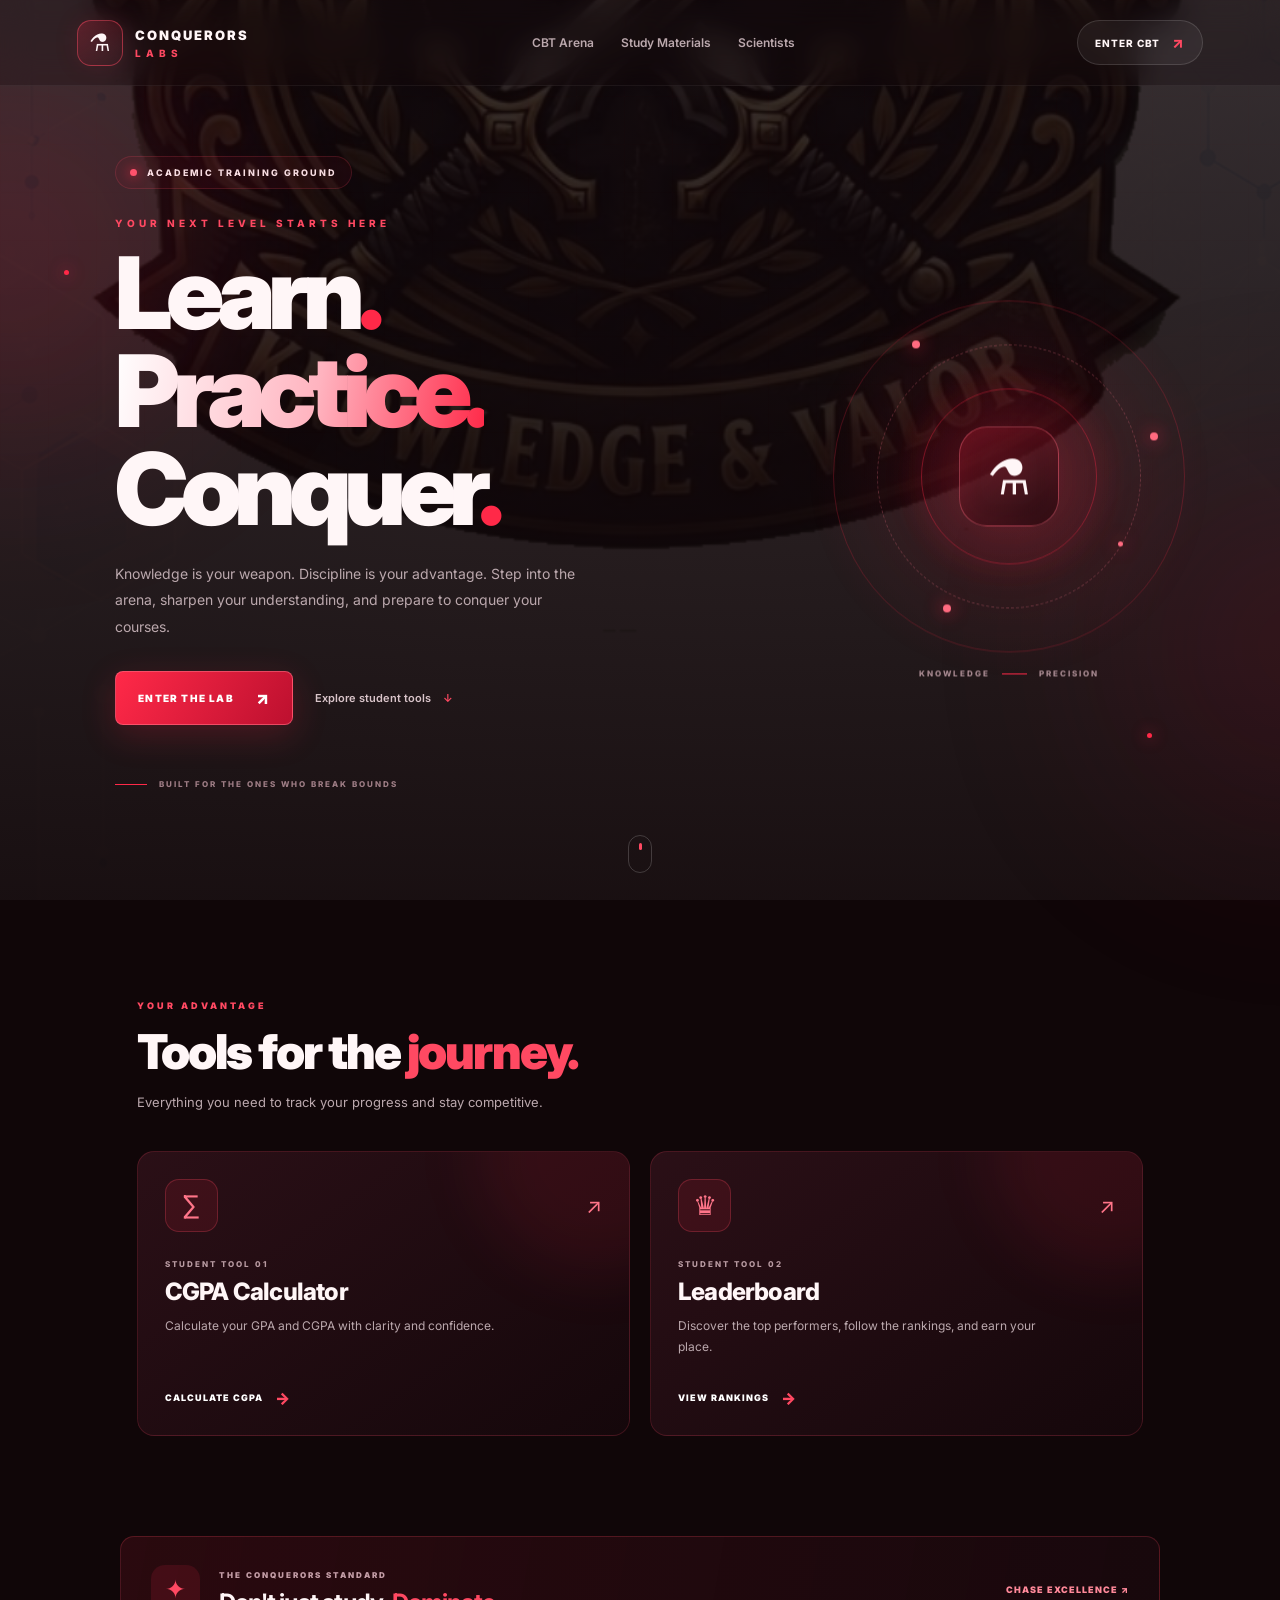
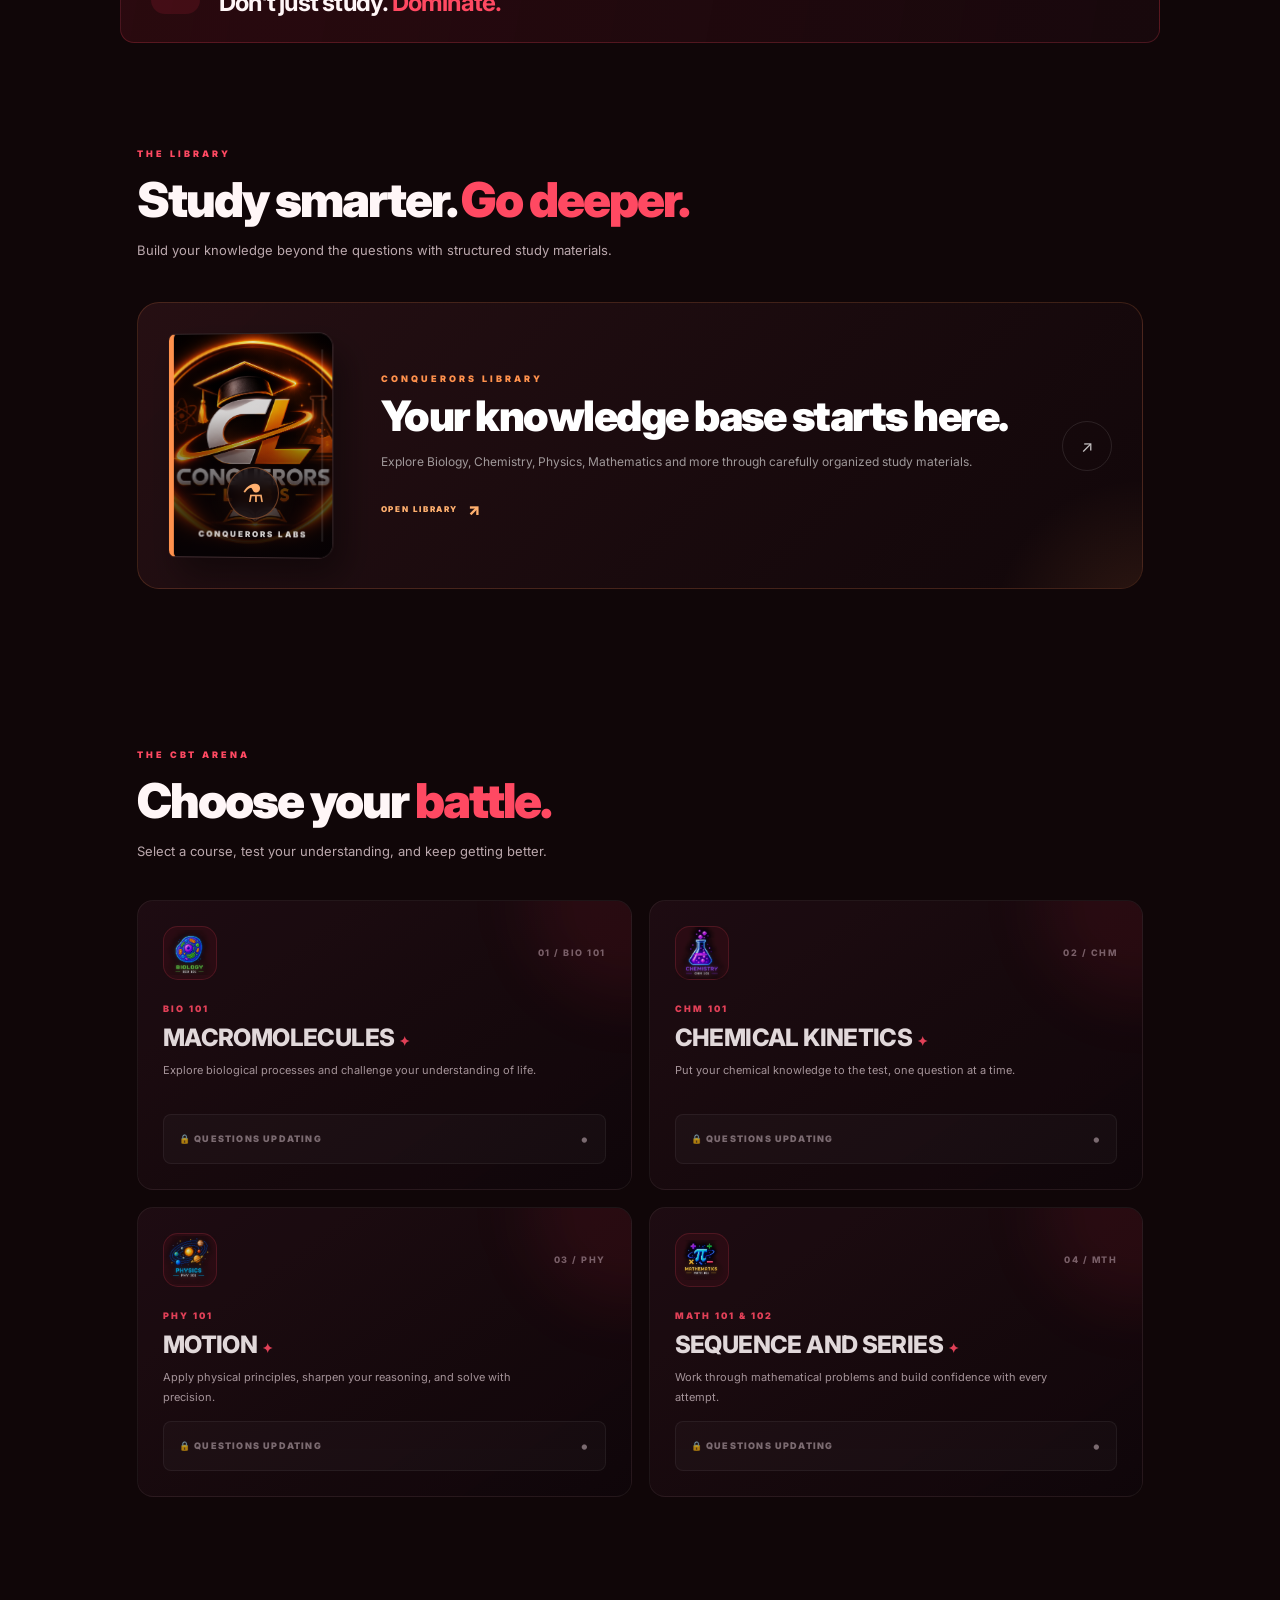
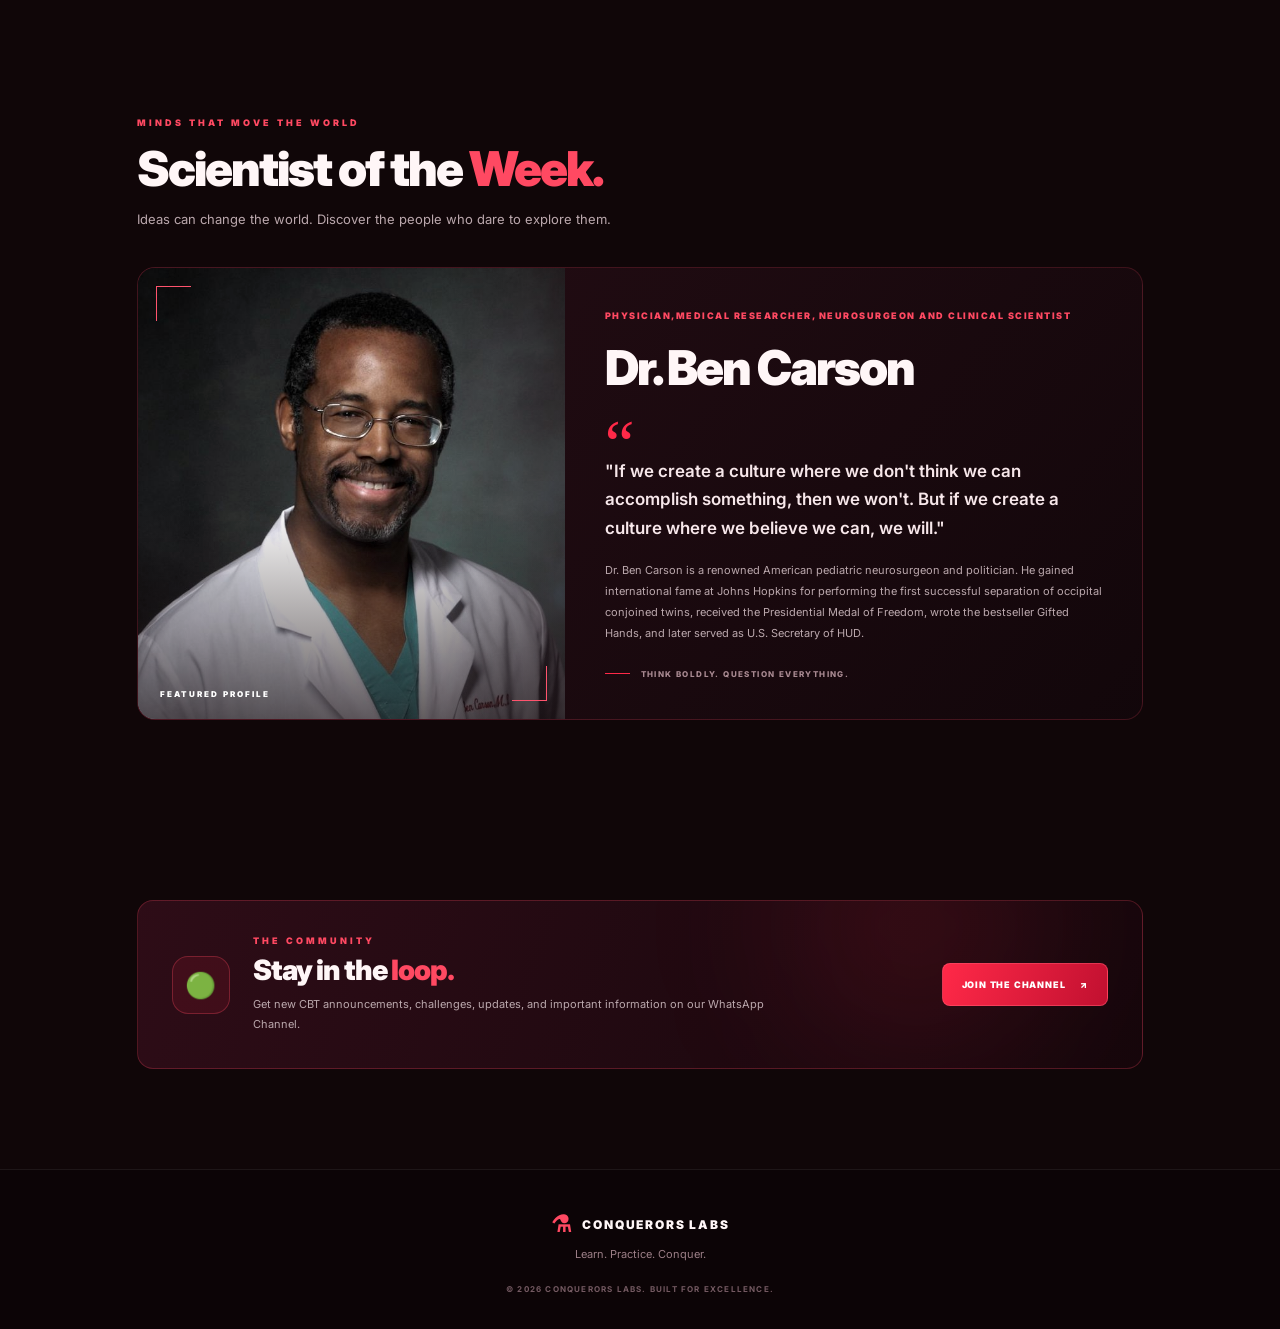
<file: index.html>
<!DOCTYPE html>
<html lang="en">
<head>
    <meta charset="UTF-8">
    <meta name="viewport" content="width=device-width, initial-scale=1.0">

    <meta name="theme-color" content="#100608">
    <meta
        name="description"
        content="CONQUERORS LABS — Learn. Practice. Conquer. Your academic training ground."
    >

    <title>CONQUERORS LABS | Learn. Practice. Conquer.</title>

    <link rel="stylesheet" href="style.css?v=157">

    <link
        href="https://fonts.googleapis.com/css2?family=Inter:wght@400;500;600;700;800;900&display=swap"
        rel="stylesheet"
    >
</head>

<body>

<div class="background-overlay"></div>
<div class="ambient ambient-one"></div>
<div class="ambient ambient-two"></div>
<div class="ambient-grid"></div>


<!-- =========================================
     NAVIGATION
========================================= -->

<header class="navbar">

    <a href="#" class="brand" aria-label="Conquerors Labs home">

        <div class="brand-icon">⚗</div>

        <div class="brand-name">
            <h1>CONQUERORS</h1>
            <span>LABS</span>
        </div>

    </a>


    <nav class="nav-links">

        <a href="#quizzes">
            CBT Arena
        </a>

        <a href="#study-materials">
            Study Materials
        </a>

        <a href="#scientist">
            Scientists
        </a>

    </nav>


    <a href="#quizzes" class="nav-button">
        ENTER CBT <span>↗</span>
    </a>

</header>



<main>


<!-- =========================================
     HERO
========================================= -->

<section class="hero">

    <div class="hero-orbit orbit-one"></div>
    <div class="hero-orbit orbit-two"></div>


    <div class="hero-content reveal">

        <div class="hero-badge">

            <span class="status-dot"></span>

            ACADEMIC TRAINING GROUND

        </div>


        <p class="hero-eyebrow">
            YOUR NEXT LEVEL STARTS HERE
        </p>


        <h2>

            Learn<span class="red-dot">.</span><br>

            <span class="hero-highlight">
                Practice.
            </span><br>

            Conquer<span class="red-dot">.</span>

        </h2>


        <p class="hero-description">

            Knowledge is your weapon. Discipline is your advantage.
            Step into the arena, sharpen your understanding, and
            prepare to conquer your courses.

        </p>


        <div class="hero-actions">

            <a href="#quizzes" class="hero-button">

                ENTER THE LAB <span>↗</span>

            </a>


            <a href="#tools" class="hero-secondary">

                Explore student tools <span>↓</span>

            </a>

        </div>


        <div class="hero-footer-note">

            <span class="note-line"></span>

            BUILT FOR THE ONES WHO BREAK BOUNDS

        </div>

    </div>



    <!-- HERO VISUAL -->

    <div class="hero-visual" aria-hidden="true">

        <div class="science-ring ring-one"></div>

        <div class="science-ring ring-two"></div>

        <div class="science-ring ring-three"></div>

        <div class="science-core">
            ⚗
        </div>


        <span class="science-particle particle-one"></span>
        <span class="science-particle particle-two"></span>
        <span class="science-particle particle-three"></span>
        <span class="science-particle particle-four"></span>


        <div class="visual-caption">

            <span>
                KNOWLEDGE
            </span>

            <span class="caption-divider"></span>

            <span>
                PRECISION
            </span>

        </div>

    </div>



    <a
        href="#tools"
        class="scroll-cue"
        aria-label="Scroll down"
    >
        <span></span>
    </a>

</section>



<!-- =========================================
     STUDENT TOOLS
========================================= -->

<section class="tools-section" id="tools">

    <div class="section-heading reveal">

        <span class="section-label">
            YOUR ADVANTAGE
        </span>


        <h3>
            Tools for the <span>journey.</span>
        </h3>


        <p>
            Everything you need to track your progress and stay competitive.
        </p>

    </div>



    <div class="tools-grid">


        <!-- =================================
             CGPA CALCULATOR
        ================================= -->

        <a
            href="cgpa.html"
            class="feature-card reveal"
        >

            <div class="feature-top">

                <div class="feature-icon">
                    ∑
                </div>

                <span class="feature-arrow">
                    ↗
                </span>

            </div>


            <span class="feature-label">
                STUDENT TOOL 01
            </span>


            <h4>
                CGPA Calculator
            </h4>


            <p>
                Calculate your GPA and CGPA with clarity and confidence.
            </p>


            <span class="feature-link">

                CALCULATE CGPA
                <span>→</span>

            </span>

        </a>



        <!-- =================================
             LEADERBOARD
        ================================= -->

        <a
            href="leaderboard.html"
            class="feature-card feature-card-red reveal"
        >

            <div class="feature-top">

                <div class="feature-icon">
                    ♛
                </div>

                <span class="feature-arrow">
                    ↗
                </span>

            </div>


            <span class="feature-label">
                STUDENT TOOL 02
            </span>


            <h4>
                Leaderboard
            </h4>


            <p>
                Discover the top performers, follow the rankings, and earn your place.
            </p>


            <span class="feature-link">

                VIEW RANKINGS
                <span>→</span>

            </span>

        </a>

    </div>

</section>



<!-- =========================================
     LEADERBOARD STRIP
========================================= -->

<section class="rank-strip reveal">

    <div class="rank-strip-icon">
        ✦
    </div>


    <div class="rank-strip-copy">

        <span>
            THE CONQUERORS STANDARD
        </span>


        <h3>
            Don't just study. <span>Dominate.</span>
        </h3>

    </div>


    <a
        href="leaderboard.html"
        class="rank-strip-link"
    >
        CHASE EXCELLENCE ↗
    </a>

</section>



<!-- =========================================
     STUDY MATERIALS / LIBRARY
========================================= -->

<section
    class="study-material-preview-section"
    id="study-materials"
>

    <div class="section-heading reveal">

        <span class="section-label">
            THE LIBRARY
        </span>


        <h3>
            Study smarter. <span>Go deeper.</span>
        </h3>


        <p>
            Build your knowledge beyond the questions with structured study materials.
        </p>

    </div>



    <!-- =====================================
         LIBRARY BOOK CARD
    ====================================== -->

    <a
        href="study-materials.html"
        class="study-library-banner reveal"
    >


        <!-- BOOK COVER -->

        <div class="study-library-cover">

            <img
                src="study-library-cover.png"
                alt="Conquerors Labs Study Materials"
                class="study-library-cover-image"
            >


            <div class="study-library-cover-overlay"></div>


            <div class="study-library-cover-content">

                <div class="study-library-logo">
                    ⚗
                </div>


                <span>
                    CONQUERORS LABS
                </span>

            </div>

        </div>



        <!-- LIBRARY INFORMATION -->

        <div class="study-library-content">

            <span class="section-label">
                CONQUERORS LIBRARY
            </span>


            <h4>
                Your knowledge base starts here.
            </h4>


            <p>
                Explore Biology, Chemistry, Physics, Mathematics and more
                through carefully organized study materials.
            </p>


            <span class="study-library-action">

                OPEN LIBRARY
                <span>↗</span>

            </span>

        </div>



        <!-- ARROW -->

        <div class="study-library-arrow">
            ↗
        </div>

    </a>

</section>



<!-- =========================================
     CBT COURSES
========================================= -->

<section
    class="quiz-section"
    id="quizzes"
>

    <div class="section-heading reveal">

        <span class="section-label">
            THE CBT ARENA
        </span>


        <h3>
            Choose your <span>battle.</span>
        </h3>


        <p>
            Select a course, test your understanding, and keep getting better.
        </p>

    </div>



    <div class="quiz-grid">


        <!-- =================================
             BIOLOGY
        ================================= -->

        <article
            class="quiz-card reveal"
            data-subject="BIO101"
        >

            <div class="course-top">

                <div class="subject-icon biology">

                    <img
                        src="b.png"
                        alt="Biology pixel-art cell"
                        class="course-icon-image"
                        width="128"
                        height="128"
                        decoding="async"
                    >

                </div>


                <span class="course-number">
                    01 / BIO 101
                </span>

            </div>


            <span class="course-code">
                BIO 101
            </span>


            <h4>
                MACROMOLECULES <span>✦</span>
            </h4>


            <p>
                Explore biological processes and challenge your understanding of life.
            </p>


            <button
                class="quiz-button"
                type="button"
                onclick="openQuiz('BIO101')"
            >

                <span>
                    START CBT
                </span>


                <span class="button-arrow">
                    ↗
                </span>

            </button>

        </article>



        <!-- =================================
             CHEMISTRY
        ================================= -->

        <article
            class="quiz-card reveal"
            data-subject="CHM101"
        >

            <div class="course-top">

                <div class="subject-icon chemistry">

                    <img
                        src="c.png"
                        alt="Chemistry pixel-art flask"
                        class="course-icon-image"
                        width="128"
                        height="128"
                        decoding="async"
                    >

                </div>


                <span class="course-number">
                    02 / CHM
                </span>

            </div>


            <span class="course-code">
                CHM 101
            </span>


            <h4>
                CHEMICAL KINETICS <span>✦</span>
            </h4>


            <p>
                Put your chemical knowledge to the test, one question at a time.
            </p>


            <button
                class="quiz-button"
                type="button"
                onclick="openQuiz('CHM101')"
            >

                <span>
                    START CBT
                </span>


                <span class="button-arrow">
                    ↗
                </span>

            </button>

        </article>



        <!-- =================================
             PHYSICS
        ================================= -->

        <article
            class="quiz-card reveal"
            data-subject="PHY101"
        >

            <div class="course-top">

                <div class="subject-icon physics">

                    <img
                        src="p.png"
                        alt="Physics pixel-art solar system"
                        class="course-icon-image"
                        width="128"
                        height="128"
                        decoding="async"
                    >

                </div>


                <span class="course-number">
                    03 / PHY
                </span>

            </div>


            <span class="course-code">
                PHY 101
            </span>


            <h4>
                MOTION <span>✦</span>
            </h4>


            <p>
                Apply physical principles, sharpen your reasoning, and solve with precision.
            </p>


            <button
                class="quiz-button"
                type="button"
                onclick="openQuiz('PHY101')"
            >

                <span>
                    START CBT
                </span>


                <span class="button-arrow">
                    ↗
                </span>

            </button>

        </article>



        <!-- =================================
             MATHEMATICS
        ================================= -->

        <article
            class="quiz-card reveal"
            data-subject="MATH101"
        >

            <div class="course-top">

                <div class="subject-icon mathematics">

                    <img
                        src="m.png"
                        alt="Mathematics pixel-art symbol"
                        class="course-icon-image"
                        width="128"
                        height="128"
                        decoding="async"
                    >

                </div>


                <span class="course-number">
                    04 / MTH
                </span>

            </div>


            <span class="course-code">
                MATH 101 &amp; 102
            </span>


            <h4>
                SEQUENCE AND SERIES <span>✦</span>
            </h4>


            <p>
                Work through mathematical problems and build confidence with every attempt.
            </p>


            <button
                class="quiz-button"
                type="button"
                onclick="openQuiz('MATH101')"
            >

                <span>
                    START CBT
                </span>


                <span class="button-arrow">
                    ↗
                </span>

            </button>

        </article>

    </div>

</section>



<!-- =========================================
     SCIENTIST OF THE WEEK
========================================= -->

<section
    class="scientist-section"
    id="scientist"
>

    <div class="section-heading reveal">

        <span class="section-label">
            MINDS THAT MOVE THE WORLD
        </span>


        <h3>
            Scientist of the <span>Week.</span>
        </h3>


        <p>
            Ideas can change the world. Discover the people who dare to explore them.
        </p>

    </div>



    <article class="scientist-card reveal">

        <div class="scientist-image-container">

            <div class="scientist-image-glow"></div>


            <img
                id="scientistImage"
                src="dr-ben.jpg"
                alt="Elon Musk"
            >


            <span class="image-corner image-corner-one"></span>
            <span class="image-corner image-corner-two"></span>


            <span class="scientist-image-label">
                FEATURED PROFILE
            </span>

        </div>



        <div class="scientist-content">

            <span
                class="scientist-tag"
                id="scientistField"
            >
                PHYSICIAN,MEDICAL RESEARCHER, NEUROSURGEON AND CLINICAL SCIENTIST 
            </span>


            <h4 id="scientistName">
                Dr. Ben Carson 
            </h4>


            <div class="quote-mark">
                “
            </div>


            <blockquote id="scientistQuote">

                "If we create a culture where we don't think we can accomplish something, then we won't. But if we create a culture where we believe we can, we will."
            </blockquote>


            <p id="scientistBio">

                
Dr. Ben Carson is a renowned American pediatric neurosurgeon and politician. He gained international fame at Johns Hopkins for performing the first successful separation of occipital conjoined twins, received the Presidential Medal of Freedom, wrote the bestseller Gifted Hands, and later served as U.S. Secretary of HUD.

            </p>


            <div class="scientist-bottom-line">

                <span class="scientist-line"></span>

                <span>
                    THINK BOLDLY. QUESTION EVERYTHING.
                </span>

            </div>

        </div>

    </article>

</section>



<!-- =========================================
     COMMUNITY
========================================= -->

<section class="community-section">

    <div class="community-card reveal">

        <div class="community-glow"></div>


        <div class="community-icon">
            🟢
        </div>


        <div class="community-copy">

            <span class="section-label">
                THE COMMUNITY
            </span>


            <h3>
                Stay in the <span>loop.</span>
            </h3>


            <p>
                Get new CBT announcements, challenges, updates, and important
                information on our WhatsApp Channel.
            </p>

        </div>


        <a
            href="#"
            class="whatsapp-button"
            id="whatsappButton"
        >
            JOIN THE CHANNEL <span>↗</span>
        </a>

    </div>

</section>

</main>



<!-- =========================================
     FOOTER
========================================= -->

<footer class="site-footer">

    <a href="#" class="footer-brand">

        <span>
            ⚗
        </span>

        CONQUERORS LABS

    </a>


    <p>
        Learn. Practice. Conquer.
    </p>


    <span class="footer-copyright">
        © 2026 CONQUERORS LABS. BUILT FOR EXCELLENCE.
    </span>

</footer>



<!-- =========================================
     WEBSITE JAVASCRIPT
========================================= -->

<script src="app.js?v=157"></script>

</body>
</html>
</file>
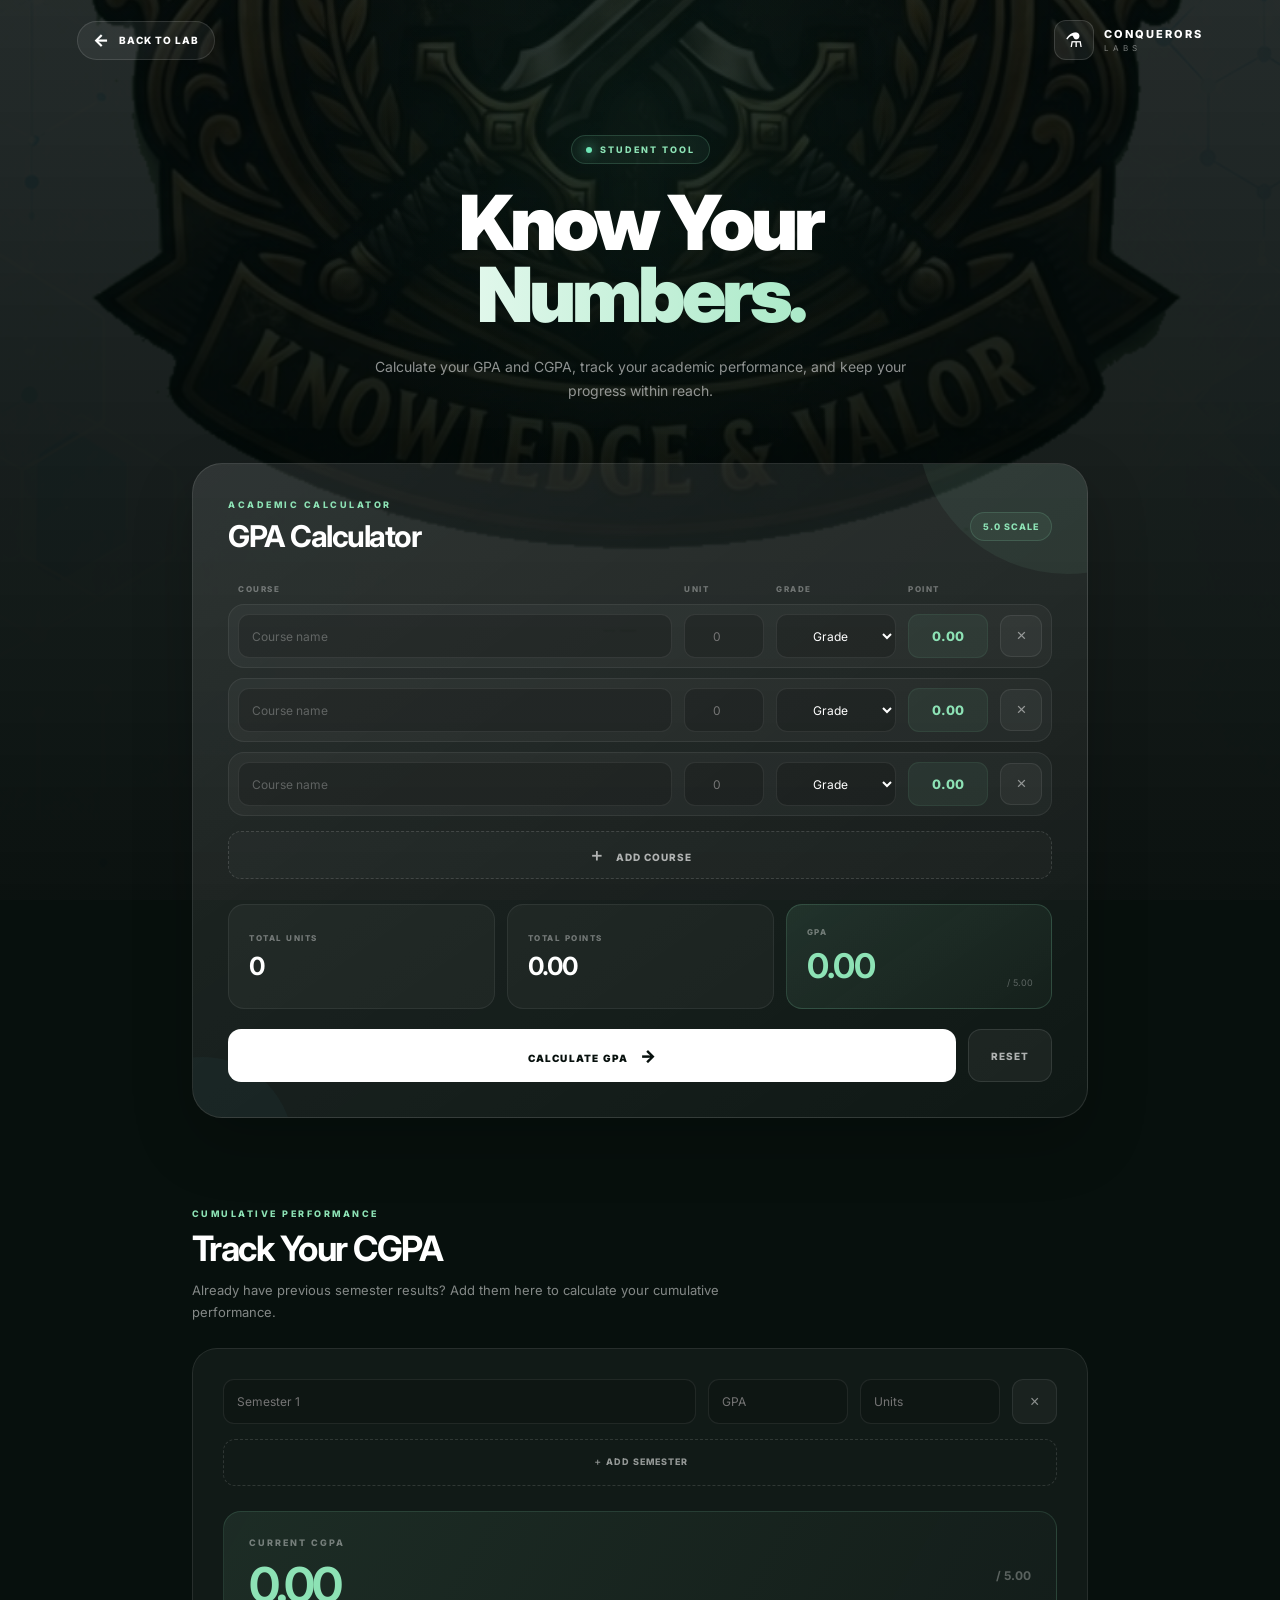
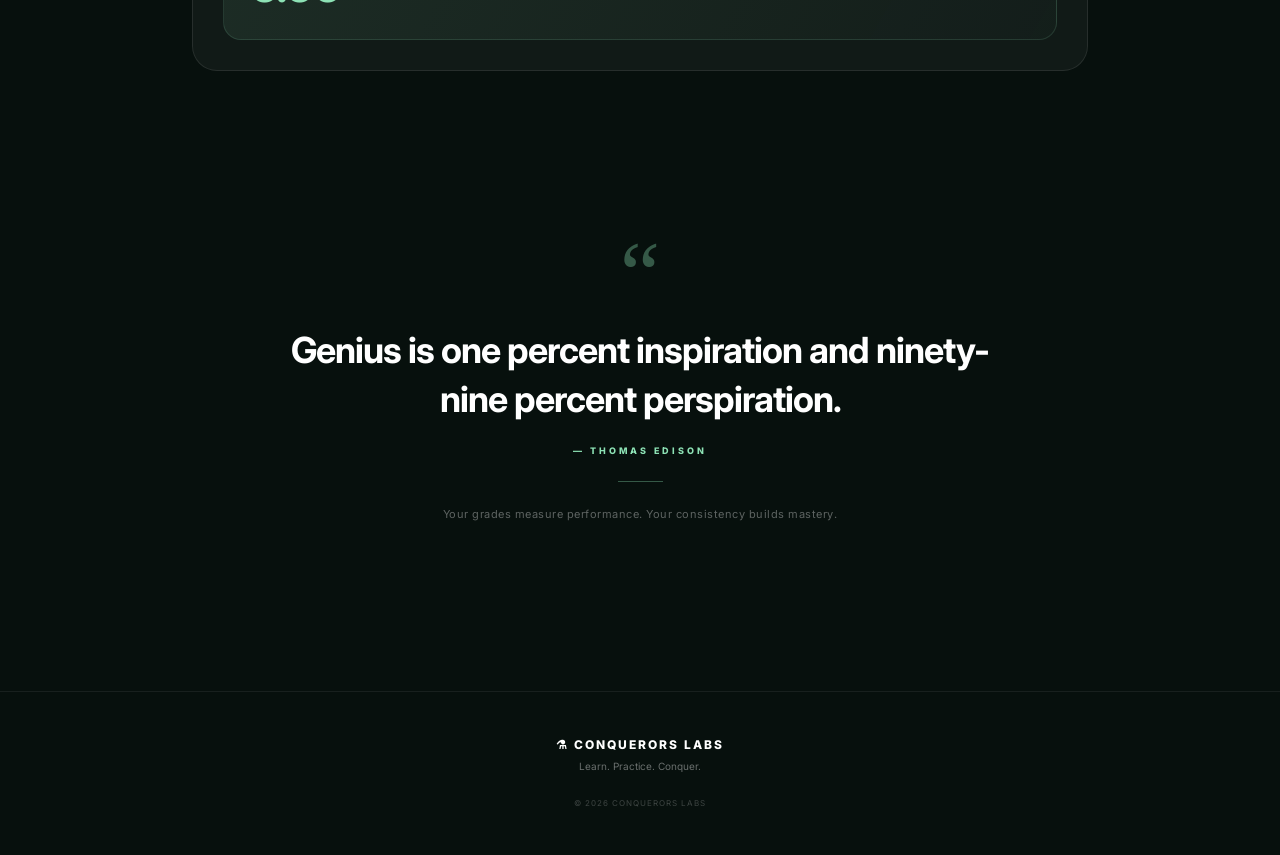
<file: cgpa.html>
<!DOCTYPE html>
<html lang="en">

<head>

    <meta charset="UTF-8">

    <meta
        name="viewport"
        content="width=device-width, initial-scale=1.0"
    >

    <meta
        name="description"
        content="CONQUERORS LABS — Calculate your GPA and CGPA."
    >

    <title>CGPA Calculator — CONQUERORS LABS</title>

    <!-- Google Font -->
    <link
        href="https://fonts.googleapis.com/css2?family=Inter:wght@400;500;600;700;800;900&display=swap"
        rel="stylesheet"
    >

    <!-- CGPA Styles -->
    <link
        rel="stylesheet"
        href="cgpa.css"
    >

</head>


<body>


    <!-- =====================================
         BACKGROUND
    ====================================== -->

    <div class="background-overlay"></div>


    <!-- =====================================
         HEADER
    ====================================== -->

    <header class="cgpa-header">

        <a
            href="index.html"
            class="back-button"
        >
            <span>←</span>
            BACK TO LAB
        </a>


        <div class="mini-brand">

            <div class="mini-brand-icon">
                ⚗
            </div>

            <div>

                <strong>
                    CONQUERORS
                </strong>

                <span>
                    LABS
                </span>

            </div>

        </div>

    </header>



    <!-- =====================================
         MAIN
    ====================================== -->

    <main class="cgpa-main">


        <!-- =================================
             INTRO
        ================================== -->

        <section class="cgpa-intro">

            <div class="intro-badge">

                <span></span>

                STUDENT TOOL

            </div>


            <h1>
                Know Your
                <span>Numbers.</span>
            </h1>


            <p>
                Calculate your GPA and CGPA,
                track your academic performance,
                and keep your progress within reach.
            </p>

        </section>



        <!-- =================================
             CALCULATOR
        ================================== -->

        <section class="calculator-card">


            <!-- Calculator Header -->

            <div class="calculator-top">

                <div>

                    <span class="calculator-label">
                        ACADEMIC CALCULATOR
                    </span>

                    <h2>
                        GPA Calculator
                    </h2>

                </div>


                <div class="scale-badge">
                    5.0 SCALE
                </div>

            </div>



            <!-- =================================
                 COURSE TABLE
            ================================== -->

            <div class="course-area">


                <div class="course-heading">

                    <span>
                        COURSE
                    </span>

                    <span>
                        UNIT
                    </span>

                    <span>
                        GRADE
                    </span>

                    <span>
                        POINT
                    </span>

                    <span></span>

                </div>


                <!-- Course rows will be created by JavaScript -->

                <div
                    id="courseList"
                    class="course-list"
                ></div>


                <!-- Add Course -->

                <button
                    type="button"
                    id="addCourseButton"
                    class="add-course-button"
                >

                    <span>＋</span>

                    ADD COURSE

                </button>

            </div>



            <!-- =================================
                 CALCULATION SUMMARY
            ================================== -->

            <div class="calculation-summary">


                <div class="summary-box">

                    <span>
                        TOTAL UNITS
                    </span>

                    <strong id="totalUnits">
                        0
                    </strong>

                </div>


                <div class="summary-box">

                    <span>
                        TOTAL POINTS
                    </span>

                    <strong id="totalPoints">
                        0.00
                    </strong>

                </div>


                <div class="summary-box highlight">

                    <span>
                        GPA
                    </span>

                    <strong id="gpaValue">
                        0.00
                    </strong>

                    <small>
                        / 5.00
                    </small>

                </div>

            </div>



            <!-- =================================
                 ACTIONS
            ================================== -->

            <div class="calculator-actions">

                <button
                    type="button"
                    id="calculateButton"
                    class="calculate-button"
                >
                    CALCULATE GPA
                    <span>→</span>
                </button>


                <button
                    type="button"
                    id="resetButton"
                    class="reset-button"
                >
                    RESET
                </button>

            </div>

        </section>



        <!-- =================================
             CGPA SECTION
        ================================== -->

        <section class="cgpa-tracker">


            <div class="tracker-heading">

                <span class="calculator-label">
                    CUMULATIVE PERFORMANCE
                </span>

                <h2>
                    Track Your CGPA
                </h2>

                <p>
                    Already have previous semester results?
                    Add them here to calculate your cumulative
                    performance.
                </p>

            </div>


            <div class="semester-card">


                <div
                    id="semesterList"
                    class="semester-list"
                ></div>


                <button
                    type="button"
                    id="addSemesterButton"
                    class="add-semester-button"
                >
                    ＋ ADD SEMESTER
                </button>


                <div class="cgpa-result">

                    <div>

                        <span>
                            CURRENT CGPA
                        </span>

                        <strong id="cgpaValue">
                            0.00
                        </strong>

                    </div>

                    <div class="cgpa-scale">
                        / 5.00
                    </div>

                </div>

            </div>

        </section>



        <!-- =================================
             SCIENTIST QUOTE
        ================================== -->

        <section class="science-quote">


            <div class="quote-symbol">
                “
            </div>


            <blockquote>

                Genius is one percent inspiration
                and ninety-nine percent perspiration.

            </blockquote>


            <div class="quote-author">

                — THOMAS EDISON

            </div>


            <div class="quote-line"></div>


            <p>

                Your grades measure performance.
                Your consistency builds mastery.

            </p>

        </section>


    </main>



    <!-- =====================================
         FOOTER
    ====================================== -->

    <footer>

        <div class="footer-brand">
            ⚗ CONQUERORS LABS
        </div>

        <p>
            Learn. Practice. Conquer.
        </p>

        <span>
            © 2026 CONQUERORS LABS
        </span>

    </footer>



    <!-- =====================================
         JAVASCRIPT
    ====================================== -->

    <script src="cgpa.js"></script>

</body>

</html>
</file>
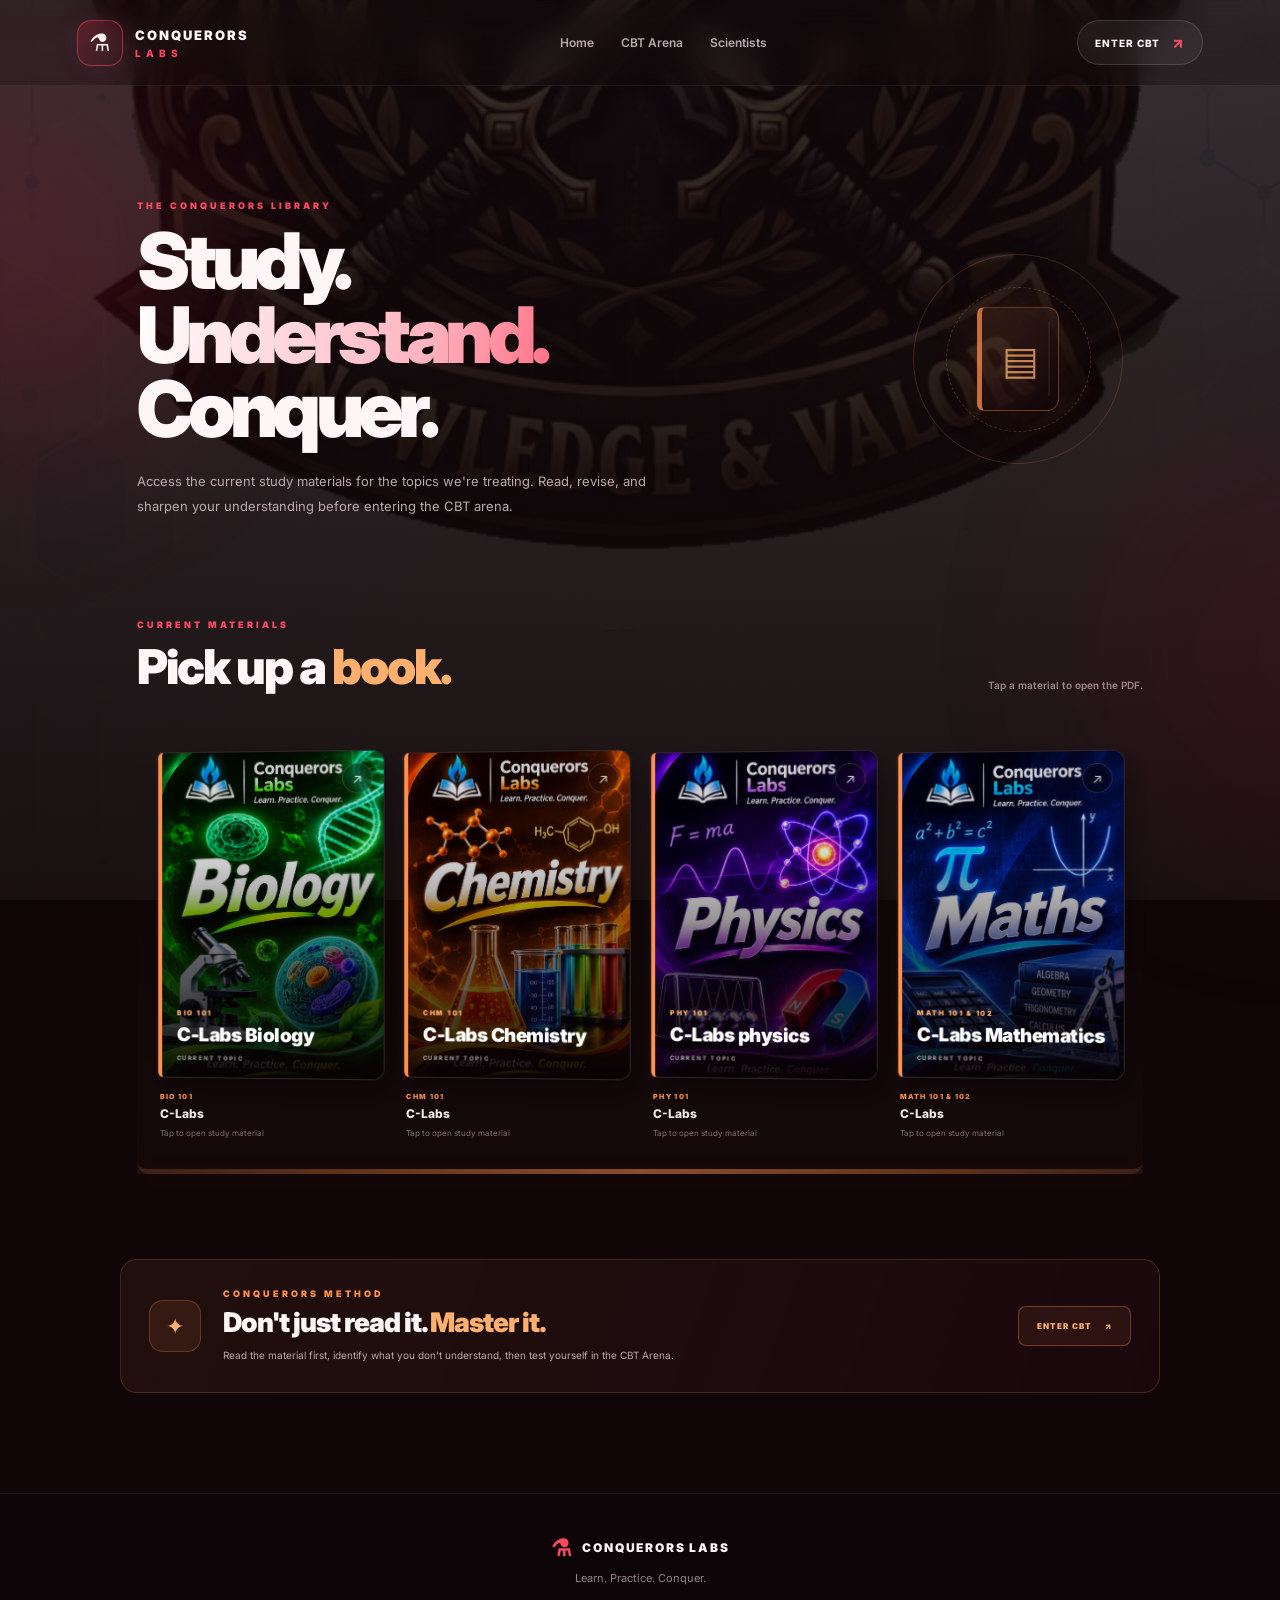
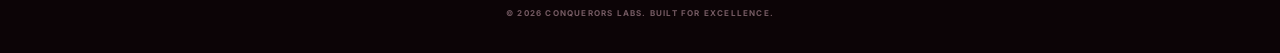
<file: study-materials.html>
<!DOCTYPE html>
<html lang="en">
<head>
    <meta charset="UTF-8">
    <meta name="viewport" content="width=device-width, initial-scale=1.0">

    <meta name="theme-color" content="#100608">
    <meta
        name="description"
        content="CONQUERORS LABS — Study Materials. Read, revise and conquer your courses."
    >

    <title>STUDY MATERIALS | CONQUERORS LABS</title>

    <link rel="stylesheet" href="style.css?v=109">

    <link
        href="https://fonts.googleapis.com/css2?family=Inter:wght@400;500;600;700;800;900&display=swap"
        rel="stylesheet"
    >
</head>

<body>

<div class="background-overlay"></div>
<div class="ambient ambient-one"></div>
<div class="ambient ambient-two"></div>
<div class="ambient-grid"></div>


<!-- =========================
     NAVIGATION
========================= -->

<header class="navbar">

    <a href="index.html" class="brand" aria-label="Conquerors Labs home">

        <div class="brand-icon">⚗</div>

        <div class="brand-name">
            <h1>CONQUERORS</h1>
            <span>LABS</span>
        </div>

    </a>


    <nav class="nav-links">

        <a href="index.html">Home</a>

        <a href="index.html#quizzes">
            CBT Arena
        </a>

        <a href="index.html#scientist">
            Scientists
        </a>

    </nav>


    <a href="index.html#quizzes" class="nav-button">
        ENTER CBT <span>↗</span>
    </a>

</header>



<!-- =========================
     MAIN
========================= -->

<main class="materials-page">


    <!-- =========================
         PAGE HERO
    ========================= -->

    <section class="materials-hero">

        <div class="materials-hero-content reveal">

            <span class="section-label">
                THE CONQUERORS LIBRARY
            </span>

            <h2>
                Study.
                <span>Understand.</span>
                Conquer.
            </h2>

            <p>
                Access the current study materials for the topics we're treating.
                Read, revise, and sharpen your understanding before entering the CBT arena.
            </p>

        </div>


        <div class="materials-hero-symbol" aria-hidden="true">
            <div class="book-ring book-ring-one"></div>
            <div class="book-ring book-ring-two"></div>
            <div class="book-core">▤</div>
        </div>

    </section>



    <!-- =========================
         CURRENT MATERIALS
    ========================= -->

    <section class="materials-section">

        <div class="materials-heading reveal">

            <div>

                <span class="section-label">
                    CURRENT MATERIALS
                </span>

                <h3>
                    Pick up a <span>book.</span>
                </h3>

            </div>

            <p>
                Tap a material to open the PDF.
            </p>

        </div>



        <!-- =========================
             BOOKSHELF
        ========================= -->

        <div class="materials-bookshelf">


            <!-- =========================
                 BIOLOGY
            ========================= -->

            <a
                href="bio-101-energetics.pdf"
                class="material-book reveal"
                target="_blank"
                rel="noopener"
            >

                <div class="book-cover">

                    <img
                        src="bio-101.png"
                        alt="BIO 101 study material cover"
                        loading="lazy"
                    >

                    <div class="book-overlay"></div>

                    <div class="book-content">

                        <span class="book-course">
                            BIO 101
                        </span>

                        <h4>
                            C-Labs Biology 
                        </h4>

                        <span class="book-topic">
                            CURRENT TOPIC
                        </span>

                    </div>

                    <span class="book-open">
                        ↗
                    </span>

                </div>

                <div class="book-info">

                    <span class="book-info-course">
                        BIO 101
                    </span>

                    <h5>
                        C-Labs
                    </h5>

                    <p>
                        Tap to open study material
                    </p>

                </div>

            </a>



            <!-- =========================
                 CHEMISTRY
            ========================= -->

            <a
                href="chm-101.pdf"
                class="material-book reveal"
                target="_blank"
                rel="noopener"
            >

                <div class="book-cover">

                    <img
                        src="chm-101.png"
                        alt="CHM 101 study material cover"
                        loading="lazy"
                    >

                    <div class="book-overlay"></div>

                    <div class="book-content">

                        <span class="book-course">
                            CHM 101
                        </span>

                        <h4>
                            C-Labs Chemistry 
                        </h4>

                        <span class="book-topic">
                            CURRENT TOPIC
                        </span>

                    </div>

                    <span class="book-open">
                        ↗
                    </span>

                </div>

                <div class="book-info">

                    <span class="book-info-course">
                        CHM 101
                    </span>

                    <h5>
                        C-Labs
                    </h5>

                    <p>
                        Tap to open study material
                    </p>

                </div>

            </a>



            <!-- =========================
                 PHYSICS
            ========================= -->

            <a
                href="phy-101.pdf"
                class="material-book reveal"
                target="_blank"
                rel="noopener"
            >

                <div class="book-cover">

                    <img
                        src="phy-101.png"
                        alt="PHY 101 study material cover"
                        loading="lazy"
                    >

                    <div class="book-overlay"></div>

                    <div class="book-content">

                        <span class="book-course">
                            PHY 101
                        </span>

                        <h4>
                            C-Labs physics
                        </h4>

                        <span class="book-topic">
                            CURRENT TOPIC
                        </span>

                    </div>

                    <span class="book-open">
                        ↗
                    </span>

                </div>

                <div class="book-info">

                    <span class="book-info-course">
                        PHY 101
                    </span>

                    <h5>
                        C-Labs
                    </h5>

                    <p>
                        Tap to open study material
                    </p>

                </div>

            </a>



            <!-- =========================
                 MATHEMATICS
            ========================= -->

            <a
                href="math-101.pdf"
                class="material-book reveal"
                target="_blank"
                rel="noopener"
            >

                <div class="book-cover">

                    <img
                        src="math-101.png"
                        alt="MATH 101 and 102 study material cover"
                        loading="lazy"
                    >

                    <div class="book-overlay"></div>

                    <div class="book-content">

                        <span class="book-course">
                            MATH 101 &amp; 102
                        </span>

                        <h4>
                            C-Labs Mathematics 
                        </h4>

                        <span class="book-topic">
                            CURRENT TOPIC
                        </span>

                    </div>

                    <span class="book-open">
                        ↗
                    </span>

                </div>

                <div class="book-info">

                    <span class="book-info-course">
                        MATH 101 &amp; 102
                    </span>

                    <h5>
                        C-Labs
                    </h5>

                    <p>
                        Tap to open study material
                    </p>

                </div>

            </a>


        </div>

    </section>



    <!-- =========================
         STUDY TIP
    ========================= -->

    <section class="materials-tip reveal">

        <div class="materials-tip-icon">
            ✦
        </div>

        <div class="materials-tip-copy">

            <span class="section-label">
                CONQUERORS METHOD
            </span>

            <h3>
                Don't just read it.
                <span>Master it.</span>
            </h3>

            <p>
                Read the material first, identify what you don't understand,
                then test yourself in the CBT Arena.
            </p>

        </div>

        <a href="index.html#quizzes" class="materials-tip-button">
            ENTER CBT <span>↗</span>
        </a>

    </section>


</main>



<!-- =========================
     FOOTER
========================= -->

<footer class="site-footer">

    <a href="index.html" class="footer-brand">
        <span>⚗</span>
        CONQUERORS LABS
    </a>

    <p>
        Learn. Practice. Conquer.
    </p>

    <span class="footer-copyright">
        © 2026 CONQUERORS LABS. BUILT FOR EXCELLENCE.
    </span>

</footer>



<!-- =========================
     SCRIPT
========================= -->

<script src="app.js?v=109"></script>

</body>
</html>
</file>
<file: style.css>
/* =========================================
   CONQUERORS LABS — CRIMSON EDITION
========================================= */

:root {
    --bg: #100608;
    --panel: rgba(29, 12, 17, 0.82);
    --panel-solid: #1b0b10;

    --red: #ff2948;
    --red-bright: #ff4962;
    --red-dark: #a90d2b;

    --orange: #ff914d;
    --orange-bright: #ffb06f;

    --text: #fff6f7;
    --muted: #bba8ad;

    --border: rgba(255, 76, 102, 0.18);

    --ease: cubic-bezier(.2, .8, .2, 1);
}


/* =========================================
   RESET
========================================= */

* {
    margin: 0;
    padding: 0;
    box-sizing: border-box;
}

html {
    scroll-behavior: smooth;
    scroll-padding-top: 85px;
}

body {
    min-height: 100vh;
    overflow-x: hidden;

    font-family: "Inter", sans-serif;

    color: var(--text);
    background: var(--bg);
}

a {
    color: inherit;
}

button {
    font-family: inherit;
}

::selection {
    color: white;
    background: var(--red-dark);
}


/* =========================================
   GLOBAL BACKGROUND
========================================= */

.background-overlay {
    position: fixed;
    inset: 0;

    z-index: -5;

    background:
        linear-gradient(
            180deg,
            rgba(16, 6, 8, .83),
            rgba(16, 6, 8, .96)
        ),
        url("cq.png") center / cover no-repeat;
}

.ambient {
    position: fixed;
    z-index: -4;

    width: 360px;
    height: 360px;

    border-radius: 50%;

    filter: blur(110px);
    opacity: .16;

    pointer-events: none;

    animation:
        ambientDrift 13s ease-in-out infinite alternate;
}

.ambient-one {
    top: 8%;
    left: -170px;

    background: #ff153d;
}

.ambient-two {
    top: 52%;
    right: -200px;

    background: #9c0828;

    animation-delay: -6s;
}

.ambient-grid {
    position: fixed;
    inset: 0;

    z-index: -3;

    pointer-events: none;

    opacity: .12;

    background-image:
        linear-gradient(
            rgba(255, 64, 89, .08) 1px,
            transparent 1px
        ),
        linear-gradient(
            90deg,
            rgba(255, 64, 89, .08) 1px,
            transparent 1px
        );

    background-size: 48px 48px;

    mask-image:
        linear-gradient(
            to bottom,
            black,
            transparent 85%
        );
}


/* =========================================
   NAVIGATION
========================================= */

.navbar {
    position: absolute;
    top: 0;
    left: 0;

    z-index: 50;

    width: 100%;
    min-height: 86px;

    padding: 18px 6%;

    display: flex;
    align-items: center;
    justify-content: space-between;

    gap: 20px;

    border-bottom:
        1px solid rgba(255, 255, 255, .055);

    background:
        rgba(16, 6, 8, .26);

    backdrop-filter: blur(16px);
}

.brand {
    display: flex;
    align-items: center;

    gap: 12px;

    text-decoration: none;
}

.brand-icon {
    display: grid;
    place-items: center;

    width: 46px;
    height: 46px;

    flex-shrink: 0;

    border:
        1px solid rgba(255, 73, 98, .48);

    border-radius: 14px;

    background:
        linear-gradient(
            145deg,
            rgba(255, 41, 72, .22),
            rgba(255, 41, 72, .04)
        );

    box-shadow:
        0 0 26px rgba(255, 41, 72, .1);

    font-size: 24px;

    transition:
        transform .4s var(--ease),
        box-shadow .4s;
}

.brand:hover .brand-icon {
    transform: rotate(-8deg) scale(1.06);

    box-shadow:
        0 0 28px rgba(255, 41, 72, .3);
}

.brand-name h1 {
    font-size: 13px;
    font-weight: 900;

    letter-spacing: 2px;
}

.brand-name span {
    display: block;

    margin-top: 4px;

    color: var(--red-bright);

    font-size: 10px;
    font-weight: 800;

    letter-spacing: 5px;
}

.nav-links {
    display: flex;
    align-items: center;

    gap: 27px;
}

.nav-links a {
    color: var(--muted);

    font-size: 12px;
    font-weight: 600;

    text-decoration: none;

    transition: color .25s;
}

.nav-links a:hover {
    color: white;
}

.nav-button {
    display: inline-flex;
    align-items: center;

    gap: 12px;

    padding: 12px 17px;

    border:
        1px solid rgba(255, 255, 255, .13);

    border-radius: 100px;

    background:
        rgba(255, 255, 255, .055);

    text-decoration: none;

    font-size: 10px;
    font-weight: 800;

    letter-spacing: 1px;

    transition:
        background .3s,
        border-color .3s,
        transform .3s;
}

.nav-button span {
    color: var(--red-bright);

    font-size: 15px;
}

.nav-button:hover {
    transform: translateY(-2px);

    border-color: var(--red);

    background:
        rgba(255, 41, 72, .13);
}


/* =========================================
   HERO
========================================= */

.hero {
    position: relative;

    min-height: 760px;
    min-height: min(900px, 100svh);

    display: flex;
    align-items: center;

    padding: 145px 9% 100px;

    overflow: hidden;

    isolation: isolate;
}

.hero-content {
    position: relative;

    z-index: 5;

    width: min(660px, 64%);
}

.hero-badge {
    display: inline-flex;
    align-items: center;

    gap: 10px;

    padding: 10px 14px;
    margin-bottom: 28px;

    border:
        1px solid var(--border);

    border-radius: 100px;

    background:
        rgba(255, 41, 72, .055);

    color: #f7dce1;

    font-size: 9px;
    font-weight: 800;

    letter-spacing: 2px;

    animation: fadeUp .8s both;
}

.status-dot {
    width: 7px;
    height: 7px;

    border-radius: 50%;

    background: #ff526c;

    box-shadow:
        0 0 12px var(--red);

    animation: dotPulse 2s infinite;
}

.hero-eyebrow {
    margin-bottom: 17px;

    color: var(--red-bright);

    font-size: 10px;
    font-weight: 800;

    letter-spacing: 4px;

    animation: fadeUp .8s .08s both;
}

.hero h2 {
    font-size: clamp(57px, 8vw, 100px);

    font-weight: 900;

    line-height: .94;

    letter-spacing: -.075em;

    animation: fadeUp .9s .12s both;
}

.red-dot {
    color: var(--red);
}

.hero-highlight {
    display: inline-block;

    padding: 4px 0;

    background:
        linear-gradient(
            100deg,
            #fff,
            #ffb3bf 55%,
            #ff2948
        );

    background-clip: text;
    -webkit-background-clip: text;

    color: transparent;
}

.hero-description {
    max-width: 475px;

    margin-top: 25px;

    color: var(--muted);

    font-size: 14px;

    line-height: 1.9;

    animation: fadeUp .9s .2s both;
}

.hero-actions {
    display: flex;
    align-items: center;

    flex-wrap: wrap;

    gap: 22px;

    margin-top: 31px;

    animation: fadeUp .9s .28s both;
}

.hero-button {
    display: inline-flex;
    align-items: center;

    gap: 22px;

    padding: 16px 22px;

    border:
        1px solid rgba(255, 116, 136, .55);

    border-radius: 8px;

    background:
        linear-gradient(
            120deg,
            #ff2948,
            #bd102f
        );

    box-shadow:
        0 10px 35px rgba(255, 41, 72, .2);

    color: white;

    text-decoration: none;

    font-size: 10px;
    font-weight: 900;

    letter-spacing: 1.2px;

    transition:
        transform .3s,
        box-shadow .3s,
        filter .3s;
}

.hero-button span {
    font-size: 17px;
}

.hero-button:hover {
    transform: translateY(-4px);

    filter: brightness(1.12);

    box-shadow:
        0 15px 40px rgba(255, 41, 72, .32);
}

.hero-secondary {
    display: inline-flex;
    align-items: center;

    gap: 12px;

    color: #d9c4c9;

    text-decoration: none;

    font-size: 11px;
    font-weight: 600;

    transition: color .25s;
}

.hero-secondary span {
    color: var(--red-bright);
}

.hero-secondary:hover {
    color: white;
}

.hero-footer-note {
    display: flex;
    align-items: center;

    gap: 12px;

    margin-top: 54px;

    color: #9e7d85;

    font-size: 8px;
    font-weight: 800;

    letter-spacing: 2px;

    animation: fadeUp .9s .36s both;
}

.note-line {
    width: 32px;
    height: 1px;

    background: var(--red);
}


/* =========================================
   HERO VISUAL
========================================= */

.hero-visual {
    position: absolute;

    top: 50%;
    right: 4%;

    width: min(440px, 42vw);

    aspect-ratio: 1;

    display: grid;
    place-items: center;

    transform: translateY(-44%);

    pointer-events: none;

    animation: visualAppear 1.2s .2s both;
}

.science-ring {
    position: absolute;

    inset: 10%;

    border:
        1px solid rgba(255, 41, 72, .23);

    border-radius: 50%;
}

.ring-one {
    animation:
        rotateRing 28s linear infinite;
}

.ring-two {
    inset: 20%;

    border-style: dashed;

    border-color:
        rgba(255, 120, 141, .3);

    animation:
        rotateRing 35s linear infinite reverse;
}

.ring-three {
    inset: 30%;

    border-color:
        rgba(255, 41, 72, .4);

    box-shadow:
        0 0 45px rgba(255, 41, 72, .09),
        inset 0 0 45px rgba(255, 41, 72, .06);

    animation:
        corePulse 4s ease-in-out infinite;
}

.hero-visual::before,
.hero-visual::after {
    content: "";

    position: absolute;

    inset: 0;

    border-radius: 50%;

    background:
        radial-gradient(
            circle,
            rgba(255, 41, 72, .13),
            transparent 65%
        );
}

.hero-visual::after {
    inset: 23%;

    background:
        radial-gradient(
            circle,
            rgba(255, 41, 72, .13),
            transparent 70%
        );
}

.science-core {
    position: relative;

    z-index: 2;

    display: grid;
    place-items: center;

    width: 100px;
    height: 100px;

    border:
        1px solid rgba(255, 102, 124, .45);

    border-radius: 28px;

    background:
        linear-gradient(
            145deg,
            rgba(255, 41, 72, .22),
            rgba(20, 5, 9, .7)
        );

    box-shadow:
        0 0 65px rgba(255, 41, 72, .18),
        inset 0 0 25px rgba(255, 41, 72, .1);

    font-size: 49px;

    animation:
        coreFloat 5s ease-in-out infinite;
}

.science-particle {
    position: absolute;

    z-index: 3;

    width: 8px;
    height: 8px;

    border-radius: 50%;

    background: #ff6b80;

    box-shadow:
        0 0 18px #ff2948;
}

.particle-one {
    top: 19%;
    left: 28%;

    animation:
        particleFloat 5s infinite alternate;
}

.particle-two {
    right: 16%;
    top: 40%;

    animation:
        particleFloat 4s -1s infinite alternate;
}

.particle-three {
    bottom: 19%;
    left: 35%;

    animation:
        particleFloat 6s -2s infinite alternate;
}

.particle-four {
    bottom: 34%;
    right: 24%;

    width: 5px;
    height: 5px;

    animation:
        particleFloat 4s -3s infinite alternate;
}

.visual-caption {
    position: absolute;

    bottom: 4%;

    display: flex;
    align-items: center;

    gap: 12px;

    color: #a98b92;

    font-size: 8px;
    font-weight: 800;

    letter-spacing: 2px;
}

.caption-divider {
    width: 25px;
    height: 1px;

    background: var(--red);
}

.hero-orbit {
    position: absolute;

    width: 5px;
    height: 5px;

    border-radius: 50%;

    background: var(--red);

    box-shadow:
        0 0 15px var(--red);

    pointer-events: none;
}

.orbit-one {
    top: 30%;
    left: 5%;

    animation:
        particleFloat 7s infinite alternate;
}

.orbit-two {
    right: 10%;
    bottom: 18%;

    animation:
        particleFloat 5s -2s infinite alternate;
}

.scroll-cue {
    position: absolute;

    bottom: 27px;
    left: 50%;

    width: 24px;
    height: 38px;

    display: flex;
    justify-content: center;

    padding-top: 7px;

    border:
        1px solid rgba(255, 255, 255, .18);

    border-radius: 100px;

    transform: translateX(-50%);

    text-decoration: none;
}

.scroll-cue span {
    width: 3px;
    height: 7px;

    border-radius: 4px;

    background: var(--red-bright);

    animation:
        scrollNudge 1.5s infinite;
}


/* =========================================
   SHARED SECTIONS
========================================= */

.tools-section,
.quiz-section,
.scientist-section,
.community-section {
    width: 100%;
    max-width: 1160px;

    margin: 0 auto;

    padding: 100px 6%;
}

.section-heading {
    margin-bottom: 36px;
}

.section-label {
    display: block;

    margin-bottom: 13px;

    color: var(--red-bright);

    font-size: 9px;
    font-weight: 900;

    letter-spacing: 3px;
}

.section-heading h3 {
    font-size: clamp(30px, 5vw, 48px);

    line-height: 1.15;

    letter-spacing: -2px;

    font-weight: 900;
}

.section-heading h3 span {
    color: var(--red-bright);
}

.section-heading p {
    max-width: 570px;

    margin-top: 12px;

    color: var(--muted);

    font-size: 13px;

    line-height: 1.8;
}


/* =========================================
   STUDENT TOOLS
========================================= */

.tools-grid {
    display: grid;

    grid-template-columns:
        repeat(2, minmax(0, 1fr));

    gap: 20px;
}

.feature-card {
    position: relative;

    min-height: 285px;

    display: flex;
    flex-direction: column;
    align-items: flex-start;

    padding: 27px;

    overflow: hidden;

    border:
        1px solid var(--border);

    border-radius: 17px;

    background:
        linear-gradient(
            145deg,
            rgba(46, 17, 25, .9),
            rgba(22, 8, 12, .9)
        );

    text-decoration: none;

    transition:
        transform .35s var(--ease),
        border-color .35s,
        box-shadow .35s;
}

.feature-card::before {
    content: "";

    position: absolute;

    top: -120px;
    right: -90px;

    width: 240px;
    height: 240px;

    border-radius: 50%;

    background:
        rgba(255, 41, 72, .09);

    filter: blur(30px);

    transition:
        transform .5s,
        opacity .5s;
}

.feature-card:hover {
    transform: translateY(-7px);

    border-color:
        rgba(255, 73, 98, .55);

    box-shadow:
        0 22px 55px rgba(0, 0, 0, .24),
        0 0 30px rgba(255, 41, 72, .06);
}

.feature-card:hover::before {
    transform: scale(1.35);
}

.feature-top {
    position: relative;

    z-index: 1;

    width: 100%;

    display: flex;
    align-items: center;
    justify-content: space-between;

    margin-bottom: 27px;
}

.feature-icon {
    display: grid;
    place-items: center;

    width: 53px;
    height: 53px;

    border:
        1px solid rgba(255, 73, 98, .26);

    border-radius: 14px;

    background:
        rgba(255, 41, 72, .1);

    color: #ff7589;

    font-size: 27px;

    transition:
        transform .35s;
}

.feature-card:hover .feature-icon {
    transform:
        rotate(-7deg)
        scale(1.07);
}

.feature-arrow {
    color: #ff7589;

    font-size: 21px;

    transition:
        transform .3s;
}

.feature-card:hover .feature-arrow {
    transform:
        translate(3px, -3px);
}

.feature-label {
    position: relative;

    z-index: 1;

    color: #b99ba2;

    font-size: 8px;
    font-weight: 800;

    letter-spacing: 2px;
}

.feature-card h4 {
    position: relative;

    z-index: 1;

    margin-top: 8px;

    font-size: 24px;
    font-weight: 800;

    letter-spacing: -.8px;
}

.feature-card p {
    position: relative;

    z-index: 1;

    max-width: 390px;

    margin-top: 9px;

    color: var(--muted);

    font-size: 12px;

    line-height: 1.8;
}

.feature-link {
    position: relative;

    z-index: 1;

    display: flex;
    align-items: center;

    gap: 12px;

    margin-top: auto;
    padding-top: 23px;

    color: white;

    font-size: 9px;
    font-weight: 900;

    letter-spacing: 1px;
}

.feature-link span {
    color: var(--red-bright);

    font-size: 16px;
}


/* =========================================
   RANK STRIP
========================================= */

.rank-strip {
    max-width: 1040px;

    margin: 0 auto;

    padding: 25px 30px;

    display: flex;
    align-items: center;

    gap: 19px;

    border:
        1px solid rgba(255, 73, 98, .22);

    border-radius: 14px;

    background:
        linear-gradient(
            100deg,
            rgba(255, 41, 72, .11),
            rgba(26, 9, 14, .8)
        );
}

.rank-strip-icon {
    display: grid;
    place-items: center;

    width: 49px;
    height: 49px;

    flex-shrink: 0;

    border-radius: 14px;

    background:
        rgba(255, 41, 72, .12);

    color: var(--red-bright);

    font-size: 25px;
}

.rank-strip-copy {
    flex: 1;
}

.rank-strip-copy > span {
    color: #c29ca5;

    font-size: 8px;
    font-weight: 900;

    letter-spacing: 2px;
}

.rank-strip-copy h3 {
    margin-top: 6px;

    font-size: clamp(17px, 2.5vw, 24px);

    letter-spacing: -.8px;
}

.rank-strip-copy h3 span {
    color: var(--red-bright);
}

.rank-strip-link {
    flex-shrink: 0;

    color: #ff899a;

    text-decoration: none;

    font-size: 9px;
    font-weight: 900;

    letter-spacing: 1px;

    transition:
        color .25s;
}

.rank-strip-link:hover {
    color: white;
}


/* =========================================
   STUDY MATERIALS
   HOMEPAGE LIBRARY BANNER
========================================= */

.study-material-preview-section {
    width: 100%;
    max-width: 1160px;

    margin: 0 auto;

    padding: 105px 6% 35px;
}


/* -----------------------------------------
   LIBRARY BANNER
----------------------------------------- */

.study-library-banner {
    position: relative;

    width: 100%;
    max-width: 1080px;

    margin: 40px auto 0;

    padding: 30px;

    display: grid;

    grid-template-columns:
        175px 1fr auto;

    align-items: center;

    gap: 38px;

    overflow: hidden;

    border:
        1px solid rgba(255, 145, 77, .18);

    border-radius: 22px;

    background:
        linear-gradient(
            135deg,
            rgba(39, 16, 20, .94),
            rgba(18, 7, 10, .96)
        );

    text-decoration: none;

    transition:
        transform .4s var(--ease),
        border-color .35s,
        box-shadow .4s;
}

.study-library-banner::before {
    content: "";

    position: absolute;

    width: 300px;
    height: 300px;

    right: -150px;
    bottom: -190px;

    border-radius: 50%;

    background:
        radial-gradient(
            circle,
            rgba(255, 145, 77, .13),
            transparent 70%
        );

    pointer-events: none;
}

.study-library-banner:hover {
    transform: translateY(-7px);

    border-color:
        rgba(255, 145, 77, .48);

    box-shadow:
        0 25px 65px rgba(0, 0, 0, .34),
        0 0 40px rgba(255, 120, 45, .07);
}


/* -----------------------------------------
   IMAGE BOOK COVER
----------------------------------------- */

.study-library-cover {
    position: relative;

    width: 165px;
    height: 225px;

    flex-shrink: 0;

    overflow: hidden;

    border-radius:
        7px 15px 15px 7px;

    border:
        1px solid rgba(255, 255, 255, .12);

    border-left:
        5px solid var(--orange);

    background:
        linear-gradient(
            145deg,
            #281116,
            #100507
        );

    box-shadow:
        10px 18px 35px rgba(0, 0, 0, .42),
        inset -10px 0 25px rgba(0, 0, 0, .18);

    transform:
        perspective(900px)
        rotateY(-5deg);

    transition:
        transform .45s var(--ease),
        border-color .35s,
        box-shadow .35s;
}

.study-library-banner:hover .study-library-cover {
    transform:
        perspective(900px)
        rotateY(0deg)
        translateY(-3px);

    border-color:
        rgba(255, 145, 77, .5);

    box-shadow:
        14px 22px 42px rgba(0, 0, 0, .46),
        0 0 30px rgba(255, 120, 45, .09);
}


/* -----------------------------------------
   COVER IMAGE
----------------------------------------- */

.study-library-cover-image {
    position: absolute;

    inset: 0;

    width: 100%;
    height: 100%;

    display: block;

    object-fit: cover;

    z-index: 0;

    transition:
        transform .7s var(--ease),
        filter .5s;
}

.study-library-banner:hover
.study-library-cover-image {
    transform: scale(1.045);

    filter:
        saturate(1.08)
        contrast(1.04);
}


/* -----------------------------------------
   COVER OVERLAY
----------------------------------------- */

.study-library-cover-overlay {
    position: absolute;

    inset: 0;

    z-index: 1;

    background:
        linear-gradient(
            180deg,
            rgba(7, 2, 4, .08) 0%,
            rgba(7, 2, 4, .15) 35%,
            rgba(7, 2, 4, .62) 68%,
            rgba(7, 2, 4, .94) 100%
        );

    pointer-events: none;
}


/* -----------------------------------------
   COVER CONTENT
----------------------------------------- */

.study-library-cover-content {
    position: absolute;

    left: 0;
    right: 0;
    bottom: 0;

    z-index: 3;

    display: flex;
    flex-direction: column;
    align-items: center;

    gap: 10px;

    padding: 18px 15px;
}

.study-library-logo {
    width: 52px;
    height: 52px;

    display: grid;
    place-items: center;

    border:
        1px solid rgba(255, 145, 77, .4);

    border-radius: 50%;

    background:
        rgba(15, 5, 8, .5);

    backdrop-filter: blur(7px);

    color: var(--orange-bright);

    font-size: 25px;

    box-shadow:
        0 0 28px rgba(255, 120, 45, .1);
}

.study-library-cover-content span {
    color: rgba(255, 255, 255, .82);

    font-size: 8px;
    font-weight: 900;

    letter-spacing: 2px;

    text-align: center;
}


/* -----------------------------------------
   COVER EDGE
----------------------------------------- */

.study-library-cover::after {
    content: "";

    position: absolute;

    top: 16px;
    right: 9px;

    width: 2px;
    height: calc(100% - 32px);

    z-index: 4;

    background:
        rgba(255, 255, 255, .09);

    pointer-events: none;
}


/* -----------------------------------------
   LIBRARY CONTENT
----------------------------------------- */

.study-library-content {
    position: relative;

    z-index: 2;

    min-width: 0;
}

.study-library-content .section-label {
    color: var(--orange);

    margin-bottom: 10px;
}

.study-library-content h4 {
    margin: 0 0 13px;

    color: white;

    font-size:
        clamp(25px, 4vw, 42px);

    line-height: 1.05;

    font-weight: 900;

    letter-spacing: -1.5px;
}

.study-library-content p {
    max-width: 620px;

    margin: 0 0 23px;

    color: rgba(255, 255, 255, .58);

    font-size: 12px;

    line-height: 1.85;
}

.study-library-action {
    display: inline-flex;
    align-items: center;

    gap: 10px;

    color: var(--orange-bright);

    font-size: 8px;
    font-weight: 900;

    letter-spacing: 1.6px;
}

.study-library-action span {
    font-size: 16px;

    transition:
        transform .25s;
}

.study-library-banner:hover
.study-library-action span {
    transform:
        translateX(5px);
}


/* -----------------------------------------
   BIG ARROW
----------------------------------------- */

.study-library-arrow {
    position: relative;

    z-index: 2;

    width: 50px;
    height: 50px;

    display: grid;
    place-items: center;

    flex-shrink: 0;

    border:
        1px solid rgba(255, 255, 255, .1);

    border-radius: 50%;

    color: rgba(255, 255, 255, .75);

    font-size: 16px;

    transition:
        background .3s,
        color .3s,
        transform .3s,
        border-color .3s;
}

.study-library-banner:hover
.study-library-arrow {
    background:
        var(--orange);

    border-color:
        var(--orange);

    color:
        #180a05;

    transform:
        translate(3px, -3px);
}


/* =========================================
   CBT ARENA
========================================= */

.quiz-section {
    padding-top: 125px;
}

.quiz-grid {
    display: grid;

    grid-template-columns:
        repeat(2, minmax(0, 1fr));

    gap: 17px;
}

.quiz-card {
    position: relative;

    min-height: 290px;

    display: flex;
    flex-direction: column;
    align-items: flex-start;

    padding: 25px;

    overflow: hidden;

    border:
        1px solid rgba(255, 255, 255, .09);

    border-radius: 16px;

    background:
        linear-gradient(
            145deg,
            rgba(35, 15, 21, .91),
            rgba(17, 7, 10, .94)
        );

    transition:
        transform .35s var(--ease),
        border-color .35s,
        box-shadow .35s;
}

.quiz-card::before {
    content: "";

    position: absolute;

    top: -100px;
    right: -100px;

    width: 200px;
    height: 200px;

    border-radius: 50%;

    background:
        rgba(255, 41, 72, .09);

    filter: blur(30px);

    transition:
        transform .5s;

    pointer-events: none;
}

.quiz-card:hover {
    transform: translateY(-6px);

    border-color:
        rgba(255, 73, 98, .4);

    box-shadow:
        0 20px 50px rgba(0, 0, 0, .23);
}

.quiz-card:hover::before {
    transform: scale(1.4);
}

.course-top {
    position: relative;

    z-index: 1;

    width: 100%;

    display: flex;
    align-items: center;
    justify-content: space-between;

    margin-bottom: 23px;
}

.subject-icon {
    width: 54px;
    height: 54px;

    display: grid;
    place-items: center;

    border:
        1px solid rgba(255, 73, 98, .2);

    border-radius: 15px;

    background:
        rgba(255, 41, 72, .08);

    font-size: 26px;

    transition:
        transform .35s;
}

.quiz-card:hover .subject-icon {
    transform:
        translateY(-3px)
        rotate(-5deg);
}

.course-icon-image {
    width: 100%;
    height: 100%;

    object-fit: contain;

    display: block;
}

.course-number {
    color: #896c75;

    font-size: 9px;
    font-weight: 800;

    letter-spacing: 1.5px;
}

.course-code {
    position: relative;

    z-index: 1;

    color: var(--red-bright);

    font-size: 9px;
    font-weight: 900;

    letter-spacing: 2px;
}

.quiz-info,
.quiz-card h4,
.quiz-card p {
    position: relative;
    z-index: 1;
}

.quiz-card h4 {
    margin-top: 8px;

    font-size:
        clamp(18px, 2.5vw, 24px);

    line-height: 1.3;

    font-weight: 800;

    letter-spacing: -.6px;
}

.quiz-card h4 span {
    color: var(--red-bright);

    font-size: 13px;
}

.quiz-card p {
    max-width: 390px;

    margin-top: 8px;

    color: var(--muted);

    font-size: 11px;

    line-height: 1.8;
}

.quiz-button {
    position: relative;

    z-index: 1;

    width: 100%;

    display: flex;
    align-items: center;
    justify-content: space-between;

    gap: 10px;

    margin-top: auto;

    padding: 14px 15px;

    border:
        1px solid rgba(255, 73, 98, .26);

    border-radius: 8px;

    background:
        rgba(255, 41, 72, .07);

    color: white;

    font-size: 9px;
    font-weight: 900;

    letter-spacing: 1.2px;

    cursor: pointer;

    transition:
        background .25s,
        border-color .25s,
        transform .25s;
}

.quiz-button:hover:not(:disabled) {
    transform: translateY(-2px);

    border-color: var(--red);

    background:
        linear-gradient(
            110deg,
            #ff2948,
            #bd102f
        );
}

.button-arrow {
    color: var(--red-bright);

    font-size: 17px;

    transition:
        transform .25s;
}

.quiz-button:hover:not(:disabled)
.button-arrow {
    color: white;

    transform:
        translate(2px, -2px);
}


/* =========================================
   DISABLED COURSES
========================================= */

.quiz-card.disabled {
    border-color:
        rgba(255, 255, 255, .055);
}

.quiz-card.disabled::after {
    content: "";

    position: absolute;

    inset: 0;

    z-index: 2;

    background:
        rgba(12, 5, 8, .12);

    pointer-events: none;
}

.quiz-card.disabled .quiz-button {
    border-color:
        rgba(255, 255, 255, .08);

    background:
        rgba(255, 255, 255, .035);

    color: #a08d93;

    cursor: not-allowed;

    opacity: .85;
}

.quiz-card.disabled .button-arrow {
    color: #a08d93;
}


/* =========================================
   SCIENTIST
========================================= */

.scientist-section {
    padding-top: 120px;
}

.scientist-card {
    display: grid;

    grid-template-columns: .85fr 1.15fr;

    min-height: 430px;

    overflow: hidden;

    border:
        1px solid var(--border);

    border-radius: 18px;

    background:
        linear-gradient(
            130deg,
            rgba(40, 14, 22, .94),
            rgba(19, 7, 11, .95)
        );
}

.scientist-image-container {
    position: relative;

    min-height: 400px;

    overflow: hidden;

    background: #1b0b10;
}

.scientist-image-glow {
    position: absolute;

    inset: 0;

    z-index: 1;

    background:
        linear-gradient(
            0deg,
            rgba(16, 6, 8, .65),
            transparent 48%
        ),
        linear-gradient(
            90deg,
            transparent 70%,
            rgba(25, 8, 13, .4)
        );

    pointer-events: none;
}

.scientist-image-container img {
    display: block;

    width: 100%;
    height: 100%;

    min-height: 400px;

    position: absolute;

    inset: 0;

    object-fit: cover;

    filter:
        saturate(.75)
        contrast(1.04);

    transition:
        transform .8s var(--ease),
        filter .5s;
}

.scientist-card:hover
.scientist-image-container img {
    transform: scale(1.045);

    filter:
        saturate(1)
        contrast(1.05);
}

.image-corner {
    position: absolute;

    z-index: 2;

    width: 35px;
    height: 35px;

    border-color: #ff536d;
    border-style: solid;
}

.image-corner-one {
    top: 18px;
    left: 18px;

    border-width:
        1px 0 0 1px;
}

.image-corner-two {
    right: 18px;
    bottom: 18px;

    border-width:
        0 1px 1px 0;
}

.scientist-image-label {
    position: absolute;

    bottom: 20px;
    left: 22px;

    z-index: 2;

    color: white;

    font-size: 8px;
    font-weight: 900;

    letter-spacing: 2px;
}

.scientist-content {
    position: relative;

    display: flex;
    flex-direction: column;
    justify-content: center;

    padding: 40px;
}

.scientist-tag {
    color: var(--red-bright);

    font-size: 9px;
    font-weight: 900;

    letter-spacing: 1.5px;

    line-height: 1.8;
}

.scientist-content h4 {
    margin-top: 13px;

    font-size:
        clamp(30px, 4vw, 48px);

    font-weight: 900;

    letter-spacing: -2px;
}

.quote-mark {
    height: 42px;

    margin-top: 14px;

    color: var(--red);

    font-family: Georgia, serif;

    font-size: 67px;

    line-height: 1;
}

.scientist-content blockquote {
    margin-top: 4px;

    color: #f7e7ea;

    font-size: 17px;
    font-weight: 600;

    line-height: 1.7;
}

.scientist-content p {
    margin-top: 17px;

    color: var(--muted);

    font-size: 11px;

    line-height: 1.9;
}

.scientist-bottom-line {
    display: flex;
    align-items: center;

    gap: 11px;

    margin-top: 25px;

    color: #a98a92;

    font-size: 8px;
    font-weight: 800;

    letter-spacing: 1.4px;
}

.scientist-line {
    width: 25px;
    height: 1px;

    background: var(--red);
}


/* =========================================
   COMMUNITY
========================================= */

.community-section {
    padding-top: 80px;
    padding-bottom: 100px;
}

.community-card {
    position: relative;

    display: grid;

    grid-template-columns:
        auto 1fr auto;

    align-items: center;

    gap: 23px;

    padding: 34px;

    overflow: hidden;

    border:
        1px solid rgba(255, 73, 98, .25);

    border-radius: 16px;

    background:
        linear-gradient(
            110deg,
            rgba(48, 13, 24, .95),
            rgba(23, 7, 12, .95)
        );
}

.community-glow {
    position: absolute;

    top: -100px;
    right: 10%;

    width: 250px;
    height: 250px;

    border-radius: 50%;

    background:
        rgba(255, 41, 72, .12);

    filter: blur(75px);

    pointer-events: none;
}

.community-icon {
    position: relative;

    z-index: 1;

    width: 58px;
    height: 58px;

    display: grid;
    place-items: center;

    border:
        1px solid rgba(255, 73, 98, .3);

    border-radius: 16px;

    background:
        rgba(255, 41, 72, .1);

    color: #ff7589;

    font-size: 25px;
}

.community-copy {
    position: relative;

    z-index: 1;
}

.community-copy .section-label {
    margin-bottom: 7px;
}

.community-copy h3 {
    font-size:
        clamp(21px, 3vw, 28px);

    font-weight: 900;

    letter-spacing: -1px;
}

.community-copy h3 span {
    color: var(--red-bright);
}

.community-copy p {
    max-width: 520px;

    margin-top: 8px;

    color: var(--muted);

    font-size: 11px;

    line-height: 1.8;
}

.whatsapp-button {
    position: relative;

    z-index: 1;

    display: inline-flex;
    align-items: center;
    justify-content: center;

    gap: 15px;

    padding: 15px 19px;

    border:
        1px solid rgba(255, 91, 115, .5);

    border-radius: 8px;

    background:
        linear-gradient(
            110deg,
            #ff2948,
            #c11030
        );

    color: white;

    text-decoration: none;

    white-space: nowrap;

    font-size: 9px;
    font-weight: 900;

    letter-spacing: .8px;

    transition:
        transform .3s,
        box-shadow .3s;
}

.whatsapp-button:hover {
    transform: translateY(-3px);

    box-shadow:
        0 12px 30px rgba(255, 41, 72, .2);
}


/* =========================================
   STUDY MATERIALS PAGE
   DIGITAL BOOKSHELF
========================================= */

.materials-page {
    position: relative;

    width: 100%;
    min-height: 100vh;

    padding-top: 110px;
}


/* -----------------------------------------
   MATERIALS HERO
----------------------------------------- */

.materials-hero {
    position: relative;

    max-width: 1160px;

    margin: 0 auto;

    padding: 90px 6% 65px;

    display: flex;
    align-items: center;
    justify-content: space-between;

    gap: 50px;

    overflow: hidden;
}

.materials-hero-content {
    position: relative;

    z-index: 2;

    max-width: 680px;
}

.materials-hero-content h2 {
    max-width: 650px;

    font-size:
        clamp(42px, 7vw, 78px);

    font-weight: 900;

    line-height: .95;

    letter-spacing: -.07em;
}

.materials-hero-content h2 span {
    display: block;

    background:
        linear-gradient(
            100deg,
            #fff,
            #ffb3bf 52%,
            #ff2948
        );

    background-clip: text;
    -webkit-background-clip: text;

    color: transparent;
}

.materials-hero-content p {
    max-width: 560px;

    margin-top: 23px;

    color: var(--muted);

    font-size: 13px;

    line-height: 1.9;
}


/* -----------------------------------------
   HERO BOOK SYMBOL
----------------------------------------- */

.materials-hero-symbol {
    position: relative;

    width: 250px;
    height: 250px;

    flex-shrink: 0;

    display: grid;
    place-items: center;

    opacity: .75;
}

.book-ring {
    position: absolute;

    border-radius: 50%;

    border:
        1px solid rgba(255, 145, 77, .25);
}

.book-ring-one {
    inset: 8%;

    animation:
        rotateRing 24s linear infinite;
}

.book-ring-two {
    inset: 21%;

    border-style: dashed;

    border-color:
        rgba(255, 145, 77, .3);

    animation:
        rotateRing 30s linear infinite reverse;
}

.book-core {
    position: relative;

    z-index: 2;

    width: 82px;
    height: 104px;

    display: grid;
    place-items: center;

    border:
        1px solid rgba(255, 145, 77, .45);

    border-left:
        5px solid var(--orange);

    border-radius:
        7px 12px 12px 7px;

    background:
        linear-gradient(
            145deg,
            rgba(255, 145, 77, .18),
            rgba(25, 8, 12, .8)
        );

    color: var(--orange-bright);

    font-size: 39px;

    box-shadow:
        0 0 55px rgba(255, 120, 45, .13),
        inset -10px 0 25px rgba(0, 0, 0, .2);

    animation:
        coreFloat 5s ease-in-out infinite;
}

.book-core::after {
    content: "";

    position: absolute;

    right: 8px;
    top: 14px;

    width: 2px;
    height: calc(100% - 28px);

    background:
        rgba(255, 255, 255, .08);
}


/* -----------------------------------------
   MATERIALS SECTION
----------------------------------------- */

.materials-section {
    width: 100%;
    max-width: 1160px;

    margin: 0 auto;

    padding: 35px 6% 85px;
}

.materials-heading {
    display: flex;
    align-items: flex-end;
    justify-content: space-between;

    gap: 30px;

    margin-bottom: 35px;
}

.materials-heading h3 {
    font-size:
        clamp(30px, 5vw, 48px);

    font-weight: 900;

    line-height: 1;

    letter-spacing: -2px;
}

.materials-heading h3 span {
    color: var(--orange-bright);
}

.materials-heading > p {
    color: #9e858b;

    font-size: 10px;
    font-weight: 600;

    white-space: nowrap;
}


/* -----------------------------------------
   BOOKSHELF
----------------------------------------- */

.materials-bookshelf {
    position: relative;

    display: grid;

    grid-template-columns:
        repeat(4, minmax(0, 1fr));

    align-items: start;

    gap: 20px;

    padding: 25px 20px 30px;

    border-bottom:
        5px solid rgba(255, 145, 77, .12);

    border-radius:
        0 0 12px 12px;

    background:
        linear-gradient(
            180deg,
            transparent,
            rgba(255, 145, 77, .025)
        );
}

.materials-bookshelf::before {
    content: "";

    position: absolute;

    left: 0;
    right: 0;

    bottom: -5px;

    height: 5px;

    border-radius: 10px;

    background:
        linear-gradient(
            90deg,
            rgba(255, 145, 77, .08),
            rgba(255, 145, 77, .45),
            rgba(255, 145, 77, .08)
        );

    box-shadow:
        0 7px 25px rgba(255, 120, 45, .09);
}


/* -----------------------------------------
   INDIVIDUAL BOOK
----------------------------------------- */

.material-book {
    position: relative;

    min-width: 0;

    display: block;

    text-decoration: none;

    transition:
        transform .4s var(--ease);
}

.material-book:hover {
    transform: translateY(-9px);
}


/* -----------------------------------------
   BOOK COVER
----------------------------------------- */

.book-cover {
    position: relative;

    width: 100%;

    aspect-ratio: .69;

    overflow: hidden;

    border-radius:
        6px 12px 12px 6px;

    border:
        1px solid rgba(255, 255, 255, .11);

    border-left:
        4px solid var(--orange);

    background:
        #1b0b10;

    box-shadow:
        8px 12px 26px rgba(0, 0, 0, .36),
        -2px 0 0 rgba(255, 145, 77, .07);

    transform:
        perspective(900px)
        rotateY(-4deg);

    transition:
        transform .45s var(--ease),
        border-color .35s,
        box-shadow .35s;
}

.material-book:hover .book-cover {
    transform:
        perspective(900px)
        rotateY(0deg)
        translateY(-2px);

    border-color:
        rgba(255, 145, 77, .48);

    box-shadow:
        12px 20px 38px rgba(0, 0, 0, .43),
        0 0 28px rgba(255, 120, 45, .08);
}

.book-cover img {
    position: absolute;

    inset: 0;

    width: 100%;
    height: 100%;

    object-fit: cover;

    display: block;

    transition:
        transform .7s var(--ease),
        filter .5s;
}

.material-book:hover .book-cover img {
    transform: scale(1.045);

    filter:
        saturate(1.08)
        contrast(1.04);
}


/* -----------------------------------------
   BOOK OVERLAY
----------------------------------------- */

.book-overlay {
    position: absolute;

    inset: 0;

    z-index: 1;

    background:
        linear-gradient(
            180deg,
            rgba(8, 2, 4, .18) 0%,
            rgba(8, 2, 4, .15) 30%,
            rgba(8, 2, 4, .58) 65%,
            rgba(8, 2, 4, .93) 100%
        );
}


/* -----------------------------------------
   BOOK CONTENT
----------------------------------------- */

.book-content {
    position: absolute;

    left: 0;
    right: 0;
    bottom: 0;

    z-index: 3;

    padding: 17px 15px 16px;
}

.book-course {
    display: inline-block;

    margin-bottom: 7px;

    color: var(--orange-bright);

    font-size: 7px;
    font-weight: 900;

    letter-spacing: 1.7px;
}

.book-content h4 {
    color: white;

    font-size:
        clamp(14px, 1.8vw, 19px);

    line-height: 1.15;

    font-weight: 900;

    letter-spacing: -.5px;
}

.book-topic {
    display: block;

    margin-top: 9px;

    color: rgba(255, 255, 255, .56);

    font-size: 6px;
    font-weight: 800;

    letter-spacing: 1.4px;
}


/* -----------------------------------------
   BOOK OPEN ICON
----------------------------------------- */

.book-open {
    position: absolute;

    top: 12px;
    right: 11px;

    z-index: 4;

    width: 30px;
    height: 30px;

    display: grid;
    place-items: center;

    border:
        1px solid rgba(255, 255, 255, .17);

    border-radius: 50%;

    background:
        rgba(8, 2, 4, .42);

    backdrop-filter: blur(8px);

    color: white;

    font-size: 13px;

    opacity: .8;

    transition:
        background .3s,
        color .3s,
        transform .3s,
        opacity .3s;
}

.material-book:hover .book-open {
    background:
        var(--orange);

    color:
        #180a05;

    opacity: 1;

    transform:
        translate(2px, -2px);
}


/* -----------------------------------------
   BOOK INFO
----------------------------------------- */

.book-info {
    padding:
        13px 3px 0;
}

.book-info-course {
    display: block;

    color: var(--orange);

    font-size: 7px;
    font-weight: 900;

    letter-spacing: 1.3px;
}

.book-info h5 {
    margin-top: 5px;

    color: #f8e9eb;

    font-size: 12px;
    font-weight: 800;

    line-height: 1.3;
}

.book-info p {
    margin-top: 5px;

    color: #876f76;

    font-size: 8px;

    line-height: 1.5;
}


/* -----------------------------------------
   STUDY TIP
----------------------------------------- */

.materials-tip {
    width: calc(100% - 12%);

    max-width: 1040px;

    margin: 0 auto 100px;

    display: grid;

    grid-template-columns:
        auto 1fr auto;

    align-items: center;

    gap: 22px;

    padding: 28px;

    border:
        1px solid rgba(255, 145, 77, .19);

    border-radius: 17px;

    background:
        linear-gradient(
            110deg,
            rgba(255, 145, 77, .07),
            rgba(28, 9, 14, .86)
        );
}

.materials-tip-icon {
    width: 52px;
    height: 52px;

    display: grid;
    place-items: center;

    border:
        1px solid rgba(255, 145, 77, .25);

    border-radius: 14px;

    background:
        rgba(255, 145, 77, .09);

    color: var(--orange-bright);

    font-size: 22px;
}

.materials-tip-copy {
    min-width: 0;
}

.materials-tip-copy .section-label {
    margin-bottom: 7px;

    color: var(--orange);
}

.materials-tip-copy h3 {
    font-size:
        clamp(20px, 3vw, 27px);

    font-weight: 900;

    letter-spacing: -1px;
}

.materials-tip-copy h3 span {
    color: var(--orange-bright);
}

.materials-tip-copy p {
    max-width: 590px;

    margin-top: 7px;

    color: var(--muted);

    font-size: 10px;

    line-height: 1.8;
}

.materials-tip-button {
    display: inline-flex;
    align-items: center;

    gap: 13px;

    padding: 14px 18px;

    border:
        1px solid rgba(255, 145, 77, .35);

    border-radius: 8px;

    background:
        rgba(255, 145, 77, .08);

    color: var(--orange-bright);

    text-decoration: none;

    white-space: nowrap;

    font-size: 8px;
    font-weight: 900;

    letter-spacing: 1px;

    transition:
        background .3s,
        color .3s,
        transform .3s;
}

.materials-tip-button:hover {
    transform: translateY(-2px);

    background:
        var(--orange);

    color: #180a05;
}


/* =========================================
   FOOTER
========================================= */

.site-footer {
    padding: 40px 20px 35px;

    text-align: center;

    border-top:
        1px solid rgba(255, 255, 255, .07);

    background:
        rgba(9, 3, 5, .45);
}

.footer-brand {
    display: inline-flex;
    align-items: center;

    gap: 9px;

    text-decoration: none;

    font-size: 12px;
    font-weight: 900;

    letter-spacing: 1.8px;
}

.footer-brand span {
    color: var(--red-bright);

    font-size: 23px;
}

.site-footer p {
    margin-top: 9px;

    color: #9c7f87;

    font-size: 11px;
}

.footer-copyright {
    display: block;

    margin-top: 23px;

    color: #755b63;

    font-size: 8px;
    font-weight: 700;

    letter-spacing: 1.2px;
}


/* =========================================
   SCROLL REVEAL
========================================= */

.js-reveal .reveal {
    opacity: 0;

    transform:
        translateY(24px);

    transition:
        opacity .7s var(--ease),
        transform .7s var(--ease);
}

.js-reveal .reveal.is-visible {
    opacity: 1;

    transform:
        translateY(0);
}

.quiz-grid .quiz-card:nth-child(2),
.tools-grid .feature-card:nth-child(2),
.materials-bookshelf .material-book:nth-child(2) {
    transition-delay: .08s;
}

.quiz-grid .quiz-card:nth-child(3),
.materials-bookshelf .material-book:nth-child(3) {
    transition-delay: .14s;
}

.quiz-grid .quiz-card:nth-child(4),
.materials-bookshelf .material-book:nth-child(4) {
    transition-delay: .2s;
}


/* =========================================
   WHATSAPP QUIZ GATE
========================================= */

#whatsappGate {
    position: fixed;

    inset: 0;

    z-index: 99999;

    display: flex;
    align-items: center;
    justify-content: center;

    padding: 20px;

    background:
        rgba(8, 3, 5, .86);

    backdrop-filter: blur(12px);

    animation:
        gateFade .25s ease both;
}

.whatsapp-gate-card {
    position: relative;

    width: 100%;
    max-width: 430px;

    padding: 35px 25px;

    border:
        1px solid rgba(255, 73, 98, .3);

    border-radius: 20px;

    background:
        #1a0a10;

    box-shadow:
        0 30px 100px rgba(0, 0, 0, .65),
        0 0 45px rgba(255, 41, 72, .07);

    text-align: center;

    animation:
        gateAppear .3s var(--ease) both;
}

.gate-close {
    position: absolute;

    top: 12px;
    right: 15px;

    width: 36px;
    height: 36px;

    border:
        1px solid rgba(255, 255, 255, .08);

    border-radius: 50%;

    background:
        rgba(255, 255, 255, .04);

    color: white;

    font-size: 24px;

    cursor: pointer;
}

.gate-icon {
    width: 63px;
    height: 63px;

    display: grid;
    place-items: center;

    margin: 0 auto 18px;

    border:
        1px solid rgba(255, 73, 98, .3);

    border-radius: 17px;

    background:
        rgba(255, 41, 72, .1);

    font-size: 29px;
}

.gate-label {
    display: block;

    margin-bottom: 10px;

    color: var(--red-bright);

    font-size: 10px;
    font-weight: 900;

    letter-spacing: 2px;
}

.whatsapp-gate-card h2 {
    margin-bottom: 12px;

    font-size: 27px;
    font-weight: 900;

    letter-spacing: -1px;
}

.whatsapp-gate-card p {
    margin-bottom: 24px;

    color: var(--muted);

    font-size: 13px;

    line-height: 1.8;
}

.gate-whatsapp-button,
.gate-continue-button {
    width: 100%;

    min-height: 50px;

    display: flex;
    align-items: center;
    justify-content: center;

    gap: 9px;

    border-radius: 9px;

    font-size: 11px;
    font-weight: 900;

    cursor: pointer;

    text-decoration: none;

    transition:
        transform .2s,
        background .2s;
}

.gate-whatsapp-button {
    margin-bottom: 11px;

    background: #25d366;

    color: #07140b;
}

.gate-whatsapp-button:hover {
    transform: translateY(-2px);
}

.gate-continue-button {
    border:
        1px solid rgba(255, 73, 98, .22);

    background:
        rgba(255, 41, 72, .08);

    color: white;
}

.gate-continue-button:hover {
    background:
        rgba(255, 41, 72, .16);
}

.whatsapp-gate-card small {
    display: block;

    margin-top: 17px;

    color: #947d84;

    font-size: 10px;

    line-height: 1.7;
}


/* =========================================
   ACCESSIBILITY
========================================= */

a:focus-visible,
button:focus-visible {
    outline:
        2px solid #ff7b8f;

    outline-offset: 4px;
}

@media (prefers-reduced-motion: reduce) {

    *,
    *::before,
    *::after {
        scroll-behavior: auto !important;

        animation-duration: .01ms !important;

        animation-iteration-count: 1 !important;

        transition-duration: .01ms !important;
    }

    .js-reveal .reveal {
        opacity: 1;

        transform: none;
    }
}


/* =========================================
   TABLETS
========================================= */

@media (max-width: 900px) {

    .hero {
        min-height: 740px;

        padding-left: 6%;
        padding-right: 6%;
    }

    .hero-content {
        width: 70%;
    }

    .hero-visual {
        right: -10%;

        width: 390px;

        opacity: .65;
    }

    .scientist-content {
        padding: 30px;
    }

    .community-card {
        grid-template-columns:
            auto 1fr;
    }

    .whatsapp-button {
        grid-column: 1 / -1;

        width: 100%;
    }

    .rank-strip {
        margin-left: 6%;
        margin-right: 6%;
    }


    /* -------------------------------------
       HOMEPAGE LIBRARY
    ------------------------------------- */

    .study-material-preview-section {
        padding-top: 90px;
    }

    .study-library-banner {
        grid-template-columns:
            145px 1fr;

        gap: 28px;

        padding: 25px;
    }

    .study-library-cover {
        width: 140px;
        height: 195px;
    }

    .study-library-arrow {
        display: none;
    }


    /* -------------------------------------
       STUDY MATERIALS PAGE
    ------------------------------------- */

    .materials-hero {
        padding-top: 75px;
    }

    .materials-hero-symbol {
        width: 190px;
        height: 190px;
    }

    .materials-bookshelf {
        grid-template-columns:
            repeat(2, minmax(0, 1fr));

        gap: 28px;
    }

    .book-cover {
        aspect-ratio: .72;
    }

    .materials-tip {
        grid-template-columns:
            auto 1fr;
    }

    .materials-tip-button {
        grid-column: 1 / -1;

        width: 100%;

        justify-content: center;
    }
}


/* =========================================
   MOBILE
========================================= */

@media (max-width: 650px) {

    .navbar {
        min-height: 75px;

        padding: 14px 19px;

        gap: 10px;
    }

    .brand {
        gap: 9px;
    }

    .brand-icon {
        width: 40px;
        height: 40px;

        font-size: 21px;
    }

    .brand-name h1 {
        font-size: 10px;

        letter-spacing: 1.3px;
    }

    .brand-name span {
        font-size: 9px;

        letter-spacing: 4px;
    }

    .nav-links {
        display: none;
    }

    .nav-button {
        padding: 10px 12px;

        font-size: 9px;
    }


    /* -------------------------------------
       HERO
    ------------------------------------- */

    .hero {
        min-height: 790px;
        min-height: 100svh;

        padding: 125px 22px 100px;

        align-items: center;
    }

    .hero-content {
        width: 100%;

        max-width: 480px;
    }

    .hero-badge {
        margin-bottom: 25px;

        padding: 9px 11px;

        font-size: 8px;

        letter-spacing: 1.5px;
    }

    .hero-eyebrow {
        font-size: 8px;

        letter-spacing: 2.6px;
    }

    .hero h2 {
        font-size:
            clamp(57px, 14vw, 82px);

        letter-spacing: -.075em;
    }

    .hero-description {
        max-width: 400px;

        font-size: 12px;

        line-height: 1.9;
    }

    .hero-actions {
        gap: 18px;
    }

    .hero-button {
        padding: 15px 17px;

        gap: 14px;
    }

    .hero-secondary {
        font-size: 10px;
    }

    .hero-footer-note {
        margin-top: 40px;

        font-size: 7px;

        letter-spacing: 1.4px;
    }

    .hero-visual {
        top: auto;

        right: -105px;
        bottom: 5px;

        width: 280px;

        opacity: .25;

        transform: none;
    }

    .science-core {
        width: 65px;
        height: 65px;

        border-radius: 20px;

        font-size: 33px;
    }

    .visual-caption {
        display: none;
    }

    .scroll-cue {
        bottom: 19px;
    }


    /* -------------------------------------
       SHARED
    ------------------------------------- */

    .tools-section,
    .quiz-section,
    .scientist-section,
    .community-section {
        padding: 75px 20px;
    }

    .section-heading {
        margin-bottom: 28px;
    }

    .section-heading h3 {
        font-size:
            clamp(29px, 8vw, 39px);

        letter-spacing: -1.5px;
    }

    .section-heading p {
        font-size: 12px;
    }


    /* -------------------------------------
       TOOLS
    ------------------------------------- */

    .tools-grid,
    .quiz-grid {
        grid-template-columns: 1fr;

        gap: 14px;
    }

    .feature-card {
        min-height: 260px;

        padding: 23px;
    }

    .feature-card h4 {
        font-size: 22px;
    }


    /* -------------------------------------
       RANK
    ------------------------------------- */

    .rank-strip {
        margin: 0 20px;

        padding: 22px 18px;

        flex-wrap: wrap;

        gap: 13px;
    }

    .rank-strip-icon {
        width: 42px;
        height: 42px;
    }

    .rank-strip-copy {
        min-width: 0;
    }

    .rank-strip-copy > span {
        font-size: 7px;

        letter-spacing: 1.2px;
    }

    .rank-strip-copy h3 {
        font-size: 18px;
    }

    .rank-strip-link {
        width: 100%;

        padding-top: 10px;

        border-top:
            1px solid rgba(255, 255, 255, .08);

        font-size: 8px;
    }


    /* =====================================
       HOMEPAGE LIBRARY MOBILE
    ===================================== */

    .study-material-preview-section {
        padding:
            75px 20px 25px;
    }

    .study-library-banner {
        grid-template-columns:
            100px 1fr;

        gap: 20px;

        margin-top: 30px;

        padding: 19px;

        border-radius: 18px;
    }

    .study-library-cover {
        width: 100px;
        height: 145px;

        border-left-width: 4px;

        border-radius:
            5px 10px 10px 5px;
    }

    .study-library-cover-content {
        padding: 12px 8px;
    }

    .study-library-logo {
        width: 38px;
        height: 38px;

        font-size: 19px;
    }

    .study-library-cover-content span {
        font-size: 6px;

        letter-spacing: 1.2px;
    }

    .study-library-content .section-label {
        font-size: 7px;

        letter-spacing: 1.8px;
    }

    .study-library-content h4 {
        font-size:
            clamp(17px, 5vw, 23px);

        letter-spacing: -.8px;
    }

    .study-library-content p {
        margin-bottom: 17px;

        font-size: 9px;

        line-height: 1.7;
    }

    .study-library-action {
        font-size: 7px;

        letter-spacing: 1.2px;
    }

    .study-library-arrow {
        display: none;
    }


    /* -------------------------------------
       CBT
    ------------------------------------- */

    .quiz-section {
        padding-top: 85px;
    }

    .quiz-card {
        min-height: 275px;

        padding: 23px;
    }

    .quiz-card h4 {
        font-size: 22px;
    }


    /* -------------------------------------
       SCIENTIST
    ------------------------------------- */

    .scientist-card {
        grid-template-columns: 1fr;
    }

    .scientist-image-container,
    .scientist-image-container img {
        height: 310px;

        min-height: 310px;
    }

    .scientist-content {
        padding: 26px 23px 28px;
    }

    .scientist-content h4 {
        font-size: 36px;
    }

    .scientist-content blockquote {
        font-size: 16px;
    }

    .scientist-content p {
        font-size: 11px;
    }


    /* -------------------------------------
       COMMUNITY
    ------------------------------------- */

    .community-card {
        grid-template-columns: 1fr;

        gap: 18px;

        padding: 25px 22px;
    }

    .community-icon {
        width: 49px;
        height: 49px;
    }

    .community-copy h3 {
        font-size: 24px;
    }

    .whatsapp-button {
        grid-column: auto;

        width: 100%;
    }


    /* =====================================
       STUDY MATERIALS PAGE MOBILE
    ===================================== */

    .materials-page {
        padding-top: 85px;
    }

    .materials-hero {
        display: block;

        padding:
            65px 20px 40px;
    }

    .materials-hero-content h2 {
        font-size:
            clamp(
                42px,
                13vw,
                66px
            );
    }

    .materials-hero-content p {
        margin-top: 20px;

        font-size: 12px;
    }

    .materials-hero-symbol {
        display: none;
    }

    .materials-section {
        padding:
            30px 20px 70px;
    }

    .materials-heading {
        display: block;

        margin-bottom: 25px;
    }

    .materials-heading h3 {
        font-size:
            clamp(
                30px,
                9vw,
                40px
            );
    }

    .materials-heading > p {
        margin-top: 10px;

        font-size: 9px;
    }

    .materials-bookshelf {
        grid-template-columns:
            repeat(2, minmax(0, 1fr));

        gap: 25px 14px;

        padding:
            15px 8px 24px;
    }

    .book-cover {
        aspect-ratio: .68;

        border-left-width: 3px;

        border-radius:
            5px 9px 9px 5px;
    }

    .book-content {
        padding:
            13px 11px 12px;
    }

    .book-course {
        font-size: 6px;

        letter-spacing: 1.3px;

        margin-bottom: 5px;
    }

    .book-content h4 {
        font-size:
            clamp(
                12px,
                3.6vw,
                16px
            );
    }

    .book-topic {
        margin-top: 7px;

        font-size: 5px;

        letter-spacing: 1px;
    }

    .book-open {
        top: 8px;
        right: 8px;

        width: 25px;
        height: 25px;

        font-size: 11px;
    }

    .book-info {
        padding-top: 10px;
    }

    .book-info-course {
        font-size: 6px;
    }

    .book-info h5 {
        font-size: 10px;
    }

    .book-info p {
        font-size: 7px;
    }


    /* -------------------------------------
       STUDY TIP
    ------------------------------------- */

    .materials-tip {
        width: calc(100% - 40px);

        margin-bottom: 75px;

        grid-template-columns:
            auto 1fr;

        gap: 16px;

        padding: 22px 18px;
    }

    .materials-tip-icon {
        width: 44px;
        height: 44px;

        font-size: 19px;
    }

    .materials-tip-copy h3 {
        font-size: 21px;
    }

    .materials-tip-copy p {
        font-size: 9px;
    }

    .materials-tip-button {
        grid-column: 1 / -1;

        width: 100%;

        justify-content: center;

        margin-top: 4px;
    }


    /* -------------------------------------
       FOOTER
    ------------------------------------- */

    .site-footer {
        padding:
            34px 18px 29px;
    }

    .footer-brand {
        font-size: 10px;
    }

    .footer-copyright {
        font-size: 7px;

        line-height: 1.8;
    }
}


/* =========================================
   VERY SMALL SCREENS
========================================= */

@media (max-width: 360px) {

    .hero h2 {
        font-size: 53px;
    }

    .hero-actions {
        align-items: flex-start;

        flex-direction: column;
    }

    .hero-footer-note {
        letter-spacing: 1px;
    }

    .brand-name h1 {
        font-size: 9px;
    }

    .nav-button {
        padding: 9px;
    }


    /* HOMEPAGE LIBRARY */

    .study-library-banner {
        grid-template-columns:
            84px 1fr;

        gap: 15px;

        padding: 15px;
    }

    .study-library-cover {
        width: 84px;
        height: 125px;
    }

    .study-library-logo {
        width: 32px;
        height: 32px;

        font-size: 16px;
    }

    .study-library-cover-content span {
        font-size: 5px;
    }

    .study-library-content h4 {
        font-size: 16px;
    }

    .study-library-content p {
        font-size: 8px;
    }

    .study-library-action {
        font-size: 6px;
    }


    /* STUDY MATERIALS PAGE */

    .materials-bookshelf {
        gap: 21px 10px;

        padding-left: 4px;
        padding-right: 4px;
    }

    .book-content {
        padding:
            11px 9px 10px;
    }

    .book-content h4 {
        font-size: 11px;
    }

    .book-info h5 {
        font-size: 9px;
    }

    .book-info p {
        font-size: 6px;
    }

    .materials-tip {
        width: calc(100% - 30px);
    }
}


/* =========================================
   ANIMATION KEYFRAMES
========================================= */

@keyframes fadeUp {

    from {
        opacity: 0;

        transform:
            translateY(24px);
    }

    to {
        opacity: 1;

        transform:
            translateY(0);
    }
}

@keyframes visualAppear {

    from {
        opacity: 0;

        filter: blur(8px);
    }

    to {
        opacity: 1;

        filter: blur(0);
    }
}

@keyframes rotateRing {

    to {
        transform:
            rotate(360deg);
    }
}

@keyframes coreFloat {

    0%,
    100% {
        transform:
            translateY(0)
            rotate(-3deg);
    }

    50% {
        transform:
            translateY(-12px)
            rotate(3deg);
    }
}

@keyframes corePulse {

    0%,
    100% {
        opacity: .65;

        transform:
            scale(1);
    }

    50% {
        opacity: 1;

        transform:
            scale(1.06);
    }
}

@keyframes particleFloat {

    from {
        transform:
            translateY(-8px);

        opacity: .5;
    }

    to {
        transform:
            translateY(10px);

        opacity: 1;
    }
}

@keyframes ambientDrift {

    from {
        transform:
            translate(0, 0)
            scale(.9);
    }

    to {
        transform:
            translate(70px, 45px)
            scale(1.2);
    }
}

@keyframes dotPulse {

    0%,
    100% {
        opacity: 1;

        box-shadow:
            0 0 12px var(--red);
    }

    50% {
        opacity: .55;

        box-shadow:
            0 0 3px var(--red);
    }
}

@keyframes scrollNudge {

    0% {
        opacity: 0;

        transform:
            translateY(0);
    }

    35% {
        opacity: 1;
    }

    100% {
        opacity: 0;

        transform:
            translateY(12px);
    }
}

@keyframes gateFade {

    from {
        opacity: 0;
    }

    to {
        opacity: 1;
    }
}

@keyframes gateAppear {

    from {
        opacity: 0;

        transform:
            translateY(12px)
            scale(.98);
    }

    to {
        opacity: 1;

        transform:
            translateY(0)
            scale(1);
    }
}
</file>
<file: cgpa.css>
/* =========================================
   CONQUERORS LABS
   CGPA CALCULATOR STYLES
   PERFORMANCE OPTIMIZED
========================================= */


/* =========================================
   RESET
========================================= */

* {
    margin: 0;
    padding: 0;
    box-sizing: border-box;
}


html {
    scroll-behavior: smooth;
}


body {
    font-family: "Inter", sans-serif;

    background: #07100d;

    color: white;

    min-height: 100vh;

    overflow-x: hidden;
}


/* =========================================
   BACKGROUND
========================================= */

body::before {

    content: "";

    position: fixed;

    inset: 0;

    background:
        url("cq.png")
        center / cover
        no-repeat;

    z-index: -4;

    pointer-events: none;

}


.background-overlay {

    position: fixed;

    inset: 0;

    background:
        radial-gradient(
            circle at 50% 15%,
            rgba(91, 218, 158, 0.06),
            transparent 35%
        ),

        linear-gradient(
            180deg,
            rgba(3, 10, 8, 0.86),
            rgba(3, 10, 8, 0.97)
        );

    z-index: -3;

    pointer-events: none;

}


/* =========================================
   HEADER
========================================= */

.cgpa-header {

    width: 100%;

    padding: 20px 6%;

    display: flex;

    align-items: center;

    justify-content: space-between;

    position: relative;

    z-index: 10;

}


.back-button {

    display: inline-flex;

    align-items: center;

    gap: 9px;

    padding: 10px 15px;

    border-radius: 100px;

    border:
        1px solid rgba(255,255,255,0.12);

    background:
        rgba(255,255,255,0.06);

    color: white;

    text-decoration: none;

    font-size: 10px;

    font-weight: 800;

    letter-spacing: 1px;

    transition: 0.3s ease;

}


.back-button span {

    font-size: 17px;

    line-height: 1;

}


.back-button:hover {

    background: white;

    color: #07100d;

    transform: translateX(-3px);

}


/* =========================================
   MINI BRAND
========================================= */

.mini-brand {

    display: flex;

    align-items: center;

    gap: 10px;

}


.mini-brand-icon {

    width: 40px;

    height: 40px;

    display: flex;

    align-items: center;

    justify-content: center;

    border-radius: 12px;

    border:
        1px solid rgba(255,255,255,0.14);

    background:
        rgba(255,255,255,0.07);

    font-size: 20px;

}


.mini-brand strong {

    display: block;

    font-size: 11px;

    letter-spacing: 2px;

    font-weight: 800;

}


.mini-brand span {

    display: block;

    margin-top: 2px;

    font-size: 8px;

    letter-spacing: 4px;

    opacity: 0.45;

}


/* =========================================
   MAIN
========================================= */

.cgpa-main {

    width: 100%;

    max-width: 1050px;

    margin: auto;

    padding:
        55px 6%
        100px;

}


/* =========================================
   INTRO
========================================= */

.cgpa-intro {

    text-align: center;

    max-width: 700px;

    margin:
        0 auto 60px;

    animation:
        introAppear 0.8s ease;

}


@keyframes introAppear {

    from {

        opacity: 0;

        transform:
            translateY(20px);

    }

    to {

        opacity: 1;

        transform:
            translateY(0);

    }

}


.intro-badge {

    display: inline-flex;

    align-items: center;

    gap: 8px;

    padding: 8px 14px;

    margin-bottom: 22px;

    border:
        1px solid rgba(141,226,181,0.18);

    border-radius: 100px;

    background:
        rgba(141,226,181,0.06);

    color: #8de2b5;

    font-size: 9px;

    font-weight: 800;

    letter-spacing: 2px;

}


.intro-badge span {

    width: 6px;

    height: 6px;

    border-radius: 50%;

    background: #6ee7b7;

    box-shadow:
        0 0 12px #6ee7b7;

}


.cgpa-intro h1 {

    font-size:
        clamp(44px, 8vw, 76px);

    line-height: 0.95;

    letter-spacing: -4px;

    font-weight: 900;

    margin-bottom: 25px;

}


.cgpa-intro h1 span {

    display: block;

    background:
        linear-gradient(
            90deg,
            #ffffff,
            #8de2b5
        );

    -webkit-background-clip: text;

    background-clip: text;

    color: transparent;

}


.cgpa-intro p {

    max-width: 570px;

    margin: auto;

    color:
        rgba(255,255,255,0.55);

    font-size: 14px;

    line-height: 1.7;

}


/* =========================================
   CALCULATOR CARD
========================================= */

.calculator-card {

    position: relative;

    padding: 35px;

    border-radius: 30px;

    border:
        1px solid rgba(255,255,255,0.11);

    background:
        linear-gradient(
            145deg,
            rgba(255,255,255,0.105),
            rgba(255,255,255,0.035)
        );

    /* Removed backdrop-filter for mobile performance */

    box-shadow:
        0 25px 60px rgba(0,0,0,0.22);

    overflow: hidden;

    animation:
        cardAppear 0.8s ease 0.15s both;

}


.calculator-card::before {

    content: "";

    position: absolute;

    width: 300px;

    height: 300px;

    top: -190px;

    right: -130px;

    border-radius: 50%;

    background:
        rgba(141,226,181,0.07);

    pointer-events: none;

}


.calculator-card::after {

    content: "";

    position: absolute;

    width: 180px;

    height: 180px;

    bottom: -120px;

    left: -80px;

    border-radius: 50%;

    background:
        rgba(100,180,255,0.035);

    pointer-events: none;

}


@keyframes cardAppear {

    from {

        opacity: 0;

        transform:
            translateY(25px)
            scale(0.98);

    }

    to {

        opacity: 1;

        transform:
            translateY(0)
            scale(1);

    }

}


/* =========================================
   CALCULATOR HEADER
========================================= */

.calculator-top {

    position: relative;

    z-index: 1;

    display: flex;

    align-items: center;

    justify-content: space-between;

    gap: 20px;

    margin-bottom: 30px;

}


.calculator-label {

    display: block;

    color: #8de2b5;

    font-size: 9px;

    font-weight: 800;

    letter-spacing: 2.5px;

    margin-bottom: 8px;

}


.calculator-top h2 {

    font-size: 30px;

    letter-spacing: -1.5px;

}


.scale-badge {

    padding: 8px 12px;

    border-radius: 100px;

    border:
        1px solid rgba(141,226,181,0.16);

    background:
        rgba(141,226,181,0.07);

    color: #8de2b5;

    font-size: 9px;

    font-weight: 800;

    letter-spacing: 1px;

    white-space: nowrap;

}


/* =========================================
   COURSE AREA
========================================= */

.course-area {

    position: relative;

    z-index: 1;

}


.course-heading {

    display: grid;

    grid-template-columns:
        minmax(120px, 1fr)
        80px
        120px
        80px
        42px;

    gap: 12px;

    padding:
        0 10px 10px;

    color:
        rgba(255,255,255,0.35);

    font-size: 8px;

    font-weight: 800;

    letter-spacing: 1.5px;

}


.course-list {

    display: flex;

    flex-direction: column;

    gap: 10px;

}


/* =========================================
   COURSE ROW
========================================= */

.course-row {

    display: grid;

    grid-template-columns:
        minmax(120px, 1fr)
        80px
        120px
        80px
        42px;

    gap: 12px;

    align-items: center;

    padding: 9px;

    border-radius: 16px;

    border:
        1px solid rgba(255,255,255,0.07);

    background:
        rgba(255,255,255,0.035);

    transition:
        0.2s ease;

}


.course-row:hover {

    border-color:
        rgba(255,255,255,0.14);

    background:
        rgba(255,255,255,0.055);

}


/* =========================================
   INPUTS
========================================= */

.course-input,
.unit-input,
.grade-input {

    width: 100%;

    height: 44px;

    padding:
        0 13px;

    border:
        1px solid rgba(255,255,255,0.08);

    border-radius: 11px;

    outline: none;

    background:
        rgba(0,0,0,0.18);

    color: white;

    font-family: inherit;

    font-size: 12px;

    transition:
        0.2s ease;

}


.course-input::placeholder {

    color:
        rgba(255,255,255,0.28);

}


.course-input:focus,
.unit-input:focus,
.grade-input:focus {

    border-color:
        rgba(141,226,181,0.45);

    background:
        rgba(141,226,181,0.045);

    box-shadow:
        0 0 0 3px
        rgba(141,226,181,0.06);

}


.unit-input {

    text-align: center;

}


.grade-input {

    text-align: center;

    cursor: pointer;

}


/* =========================================
   GRADE SELECT
========================================= */

.grade-input option {

    background: #101815;

    color: white;

}


/* =========================================
   POINT DISPLAY
========================================= */

.point-display {

    height: 44px;

    display: flex;

    align-items: center;

    justify-content: center;

    border-radius: 11px;

    background:
        rgba(141,226,181,0.06);

    border:
        1px solid rgba(141,226,181,0.08);

    color: #8de2b5;

    font-size: 13px;

    font-weight: 800;

}


/* =========================================
   REMOVE BUTTON
========================================= */

.remove-course {

    width: 42px;

    height: 42px;

    display: flex;

    align-items: center;

    justify-content: center;

    border:
        1px solid rgba(255,255,255,0.08);

    border-radius: 11px;

    background:
        rgba(255,255,255,0.04);

    color:
        rgba(255,255,255,0.5);

    font-size: 17px;

    cursor: pointer;

    transition:
        0.2s ease;

}


.remove-course:hover {

    color: #ff7b7b;

    border-color:
        rgba(255,100,100,0.2);

    background:
        rgba(255,80,80,0.08);

}


/* =========================================
   ADD COURSE
========================================= */

.add-course-button {

    width: 100%;

    min-height: 48px;

    margin-top: 15px;

    border:
        1px dashed rgba(255,255,255,0.14);

    border-radius: 13px;

    background:
        rgba(255,255,255,0.025);

    color:
        rgba(255,255,255,0.65);

    font-family: inherit;

    font-size: 10px;

    font-weight: 800;

    letter-spacing: 1px;

    cursor: pointer;

    transition:
        0.2s ease;

}


.add-course-button span {

    margin-right: 7px;

    font-size: 17px;

}


.add-course-button:hover {

    border-color:
        rgba(141,226,181,0.35);

    color: #8de2b5;

    background:
        rgba(141,226,181,0.04);

}


/* =========================================
   CALCULATION SUMMARY
========================================= */

.calculation-summary {

    position: relative;

    z-index: 1;

    display: grid;

    grid-template-columns:
        repeat(3, 1fr);

    gap: 12px;

    margin-top: 25px;

}


.summary-box {

    position: relative;

    min-height: 105px;

    padding: 20px;

    display: flex;

    flex-direction: column;

    justify-content: center;

    border-radius: 16px;

    border:
        1px solid rgba(255,255,255,0.07);

    background:
        rgba(255,255,255,0.035);

}


.summary-box span {

    color:
        rgba(255,255,255,0.38);

    font-size: 8px;

    font-weight: 800;

    letter-spacing: 1.5px;

    margin-bottom: 8px;

}


.summary-box strong {

    font-size: 25px;

    letter-spacing: -1px;

}


.summary-box.highlight {

    border-color:
        rgba(141,226,181,0.18);

    background:
        linear-gradient(
            145deg,
            rgba(141,226,181,0.11),
            rgba(141,226,181,0.035)
        );

}


.summary-box.highlight strong {

    color: #8de2b5;

    font-size: 34px;

}


.summary-box small {

    position: absolute;

    right: 18px;

    bottom: 20px;

    color:
        rgba(255,255,255,0.3);

    font-size: 9px;

}


/* =========================================
   ACTION BUTTONS
========================================= */

.calculator-actions {

    position: relative;

    z-index: 1;

    display: flex;

    align-items: center;

    gap: 12px;

    margin-top: 20px;

}


.calculate-button {

    flex: 1;

    min-height: 53px;

    border: none;

    border-radius: 13px;

    background: white;

    color: #07100d;

    font-family: inherit;

    font-size: 10px;

    font-weight: 900;

    letter-spacing: 1.2px;

    cursor: pointer;

    transition:
        0.25s ease;

}


.calculate-button span {

    margin-left: 8px;

    font-size: 17px;

}


.calculate-button:hover {

    transform: translateY(-3px);

    box-shadow:
        0 15px 35px rgba(255,255,255,0.12);

}


.reset-button {

    min-height: 53px;

    padding:
        0 22px;

    border:
        1px solid rgba(255,255,255,0.1);

    border-radius: 13px;

    background:
        rgba(255,255,255,0.05);

    color:
        rgba(255,255,255,0.65);

    font-family: inherit;

    font-size: 10px;

    font-weight: 800;

    letter-spacing: 1px;

    cursor: pointer;

    transition:
        0.2s ease;

}


.reset-button:hover {

    color: white;

    background:
        rgba(255,255,255,0.09);

}


/* =========================================
   CGPA TRACKER
========================================= */

.cgpa-tracker {

    margin-top: 90px;

}


.tracker-heading {

    margin-bottom: 25px;

}


.tracker-heading h2 {

    font-size: 35px;

    letter-spacing: -1.5px;

    margin-bottom: 10px;

}


.tracker-heading p {

    max-width: 580px;

    color:
        rgba(255,255,255,0.5);

    font-size: 13px;

    line-height: 1.7;

}


/* =========================================
   SEMESTER CARD
========================================= */

.semester-card {

    padding: 30px;

    border-radius: 25px;

    border:
        1px solid rgba(255,255,255,0.09);

    background:
        rgba(255,255,255,0.045);

    /* Removed backdrop-filter for performance */

}


/* =========================================
   SEMESTER LIST
========================================= */

.semester-list {

    display: flex;

    flex-direction: column;

    gap: 10px;

}


.semester-row {

    display: grid;

    grid-template-columns:
        1fr 140px 140px 45px;

    gap: 12px;

    align-items: center;

}


.semester-row input {

    width: 100%;

    height: 45px;

    padding:
        0 13px;

    border:
        1px solid rgba(255,255,255,0.08);

    border-radius: 11px;

    background:
        rgba(0,0,0,0.15);

    color: white;

    outline: none;

    font-family: inherit;

    font-size: 12px;

}


.semester-row input:focus {

    border-color:
        rgba(141,226,181,0.4);

}


.remove-semester {

    width: 45px;

    height: 45px;

    border:
        1px solid rgba(255,255,255,0.08);

    border-radius: 11px;

    background:
        rgba(255,255,255,0.04);

    color:
        rgba(255,255,255,0.5);

    cursor: pointer;

    font-size: 16px;

}


.remove-semester:hover {

    color: #ff7b7b;

}


/* =========================================
   ADD SEMESTER
========================================= */

.add-semester-button {

    width: 100%;

    min-height: 47px;

    margin-top: 15px;

    border:
        1px dashed rgba(255,255,255,0.13);

    border-radius: 12px;

    background:
        transparent;

    color:
        rgba(255,255,255,0.55);

    font-family: inherit;

    font-size: 9px;

    font-weight: 800;

    letter-spacing: 1px;

    cursor: pointer;

    transition: 0.2s ease;

}


.add-semester-button:hover {

    color: #8de2b5;

    border-color:
        rgba(141,226,181,0.35);

    background:
        rgba(141,226,181,0.035);

}


/* =========================================
   CGPA RESULT
========================================= */

.cgpa-result {

    margin-top: 25px;

    padding: 25px;

    display: flex;

    align-items: center;

    justify-content: space-between;

    border-radius: 18px;

    border:
        1px solid rgba(141,226,181,0.14);

    background:
        linear-gradient(
            120deg,
            rgba(141,226,181,0.09),
            rgba(141,226,181,0.025)
        );

}


.cgpa-result span {

    display: block;

    color:
        rgba(255,255,255,0.4);

    font-size: 9px;

    font-weight: 800;

    letter-spacing: 2px;

    margin-bottom: 7px;

}


.cgpa-result strong {

    color: #8de2b5;

    font-size: 48px;

    letter-spacing: -3px;

}


.cgpa-scale {

    color:
        rgba(255,255,255,0.3);

    font-size: 12px;

    font-weight: 700;

}


/* =========================================
   SCIENTIFIC QUOTE
========================================= */

.science-quote {

    position: relative;

    margin-top: 110px;

    padding: 70px 30px;

    text-align: center;

}


.quote-symbol {

    color:
        rgba(141,226,181,0.35);

    font-family: Georgia, serif;

    font-size: 90px;

    line-height: 0.5;

    margin-bottom: 30px;

}


.science-quote blockquote {

    max-width: 720px;

    margin: auto;

    font-size:
        clamp(22px, 4vw, 36px);

    line-height: 1.35;

    letter-spacing: -1px;

    font-weight: 700;

}


.quote-author {

    margin-top: 22px;

    color: #8de2b5;

    font-size: 9px;

    font-weight: 800;

    letter-spacing: 3px;

}


.quote-line {

    width: 45px;

    height: 1px;

    margin: 25px auto;

    background:
        rgba(141,226,181,0.35);

}


.science-quote p {

    color:
        rgba(255,255,255,0.35);

    font-size: 11px;

    letter-spacing: 0.5px;

}


/* =========================================
   FOOTER
========================================= */

footer {

    padding:
        45px 20px;

    text-align: center;

    border-top:
        1px solid rgba(255,255,255,0.07);

}


.footer-brand {

    font-size: 12px;

    font-weight: 800;

    letter-spacing: 2px;

    margin-bottom: 8px;

}


footer p {

    color:
        rgba(255,255,255,0.4);

    font-size: 10px;

    margin-bottom: 18px;

}


footer span {

    color:
        rgba(255,255,255,0.22);

    font-size: 8px;

    letter-spacing: 1px;

}


/* =========================================
   MOBILE
========================================= */

@media (max-width: 700px) {


    .cgpa-header {

        padding:
            18px 20px;

    }


    .mini-brand strong {

        font-size: 9px;

    }


    .mini-brand span {

        font-size: 7px;

    }


    .back-button {

        padding:
            9px 12px;

        font-size: 9px;

    }


    .cgpa-main {

        padding:
            40px 20px 70px;

    }


    .cgpa-intro {

        margin-bottom: 40px;

    }


    .cgpa-intro h1 {

        font-size: 52px;

        letter-spacing: -3px;

    }


    .cgpa-intro p {

        font-size: 13px;

    }


    .calculator-card {

        padding: 22px 16px;

        border-radius: 23px;

    }


    .calculator-top {

        align-items: flex-start;

    }


    .calculator-top h2 {

        font-size: 25px;

    }


    .scale-badge {

        font-size: 8px;

        padding:
            7px 9px;

    }


    .course-heading {

        grid-template-columns:
            1fr 65px 85px 65px 38px;

        gap: 7px;

        padding:
            0 6px 8px;

        font-size: 7px;

    }


    .course-row {

        grid-template-columns:
            1fr 65px 85px 65px 38px;

        gap: 7px;

        padding: 7px;

        border-radius: 13px;

    }


    .course-input,
    .unit-input,
    .grade-input {

        height: 41px;

        padding:
            0 8px;

        font-size: 11px;

    }


    .point-display {

        height: 41px;

        font-size: 11px;

    }


    .remove-course {

        width: 38px;

        height: 41px;

    }


    .calculation-summary {

        grid-template-columns:
            1fr 1fr;

    }


    .summary-box {

        min-height: 90px;

        padding: 16px;

    }


    .summary-box.highlight {

        grid-column:
            1 / -1;

    }


    .summary-box.highlight strong {

        font-size: 38px;

    }


    .calculator-actions {

        flex-direction: column;

    }


    .calculate-button,
    .reset-button {

        width: 100%;

    }


    .cgpa-tracker {

        margin-top: 65px;

    }


    .tracker-heading h2 {

        font-size: 29px;

    }


    .semester-card {

        padding: 18px;

    }


    .semester-row {

        grid-template-columns:
            1fr 75px 75px 40px;

        gap: 7px;

    }


    .semester-row input {

        height: 42px;

        padding:
            0 8px;

        font-size: 10px;

    }


    .remove-semester {

        width: 40px;

        height: 42px;

    }


    .cgpa-result {

        padding: 22px;

    }


    .cgpa-result strong {

        font-size: 42px;

    }


    .science-quote {

        margin-top: 65px;

        padding:
            45px 10px;

    }


    .quote-symbol {

        font-size: 70px;

    }


    .science-quote blockquote {

        font-size: 22px;

    }

}


/* =========================================
   VERY SMALL PHONES
========================================= */

@media (max-width: 380px) {


    .cgpa-intro h1 {

        font-size: 45px;

    }


    .calculator-card {

        padding:
            20px 10px;

    }


    .course-heading {

        grid-template-columns:
            1fr 52px 70px 55px 34px;

        gap: 4px;

        font-size: 6px;

    }


    .course-row {

        grid-template-columns:
            1fr 52px 70px 55px 34px;

        gap: 4px;

    }


    .course-input,
    .unit-input,
    .grade-input {

        font-size: 10px;

        padding:
            0 5px;

    }


    .point-display {

        font-size: 10px;

    }


    .remove-course {

        width: 34px;

    }


    .semester-row {

        grid-template-columns:
            1fr 65px 65px 36px;

    }


    .cgpa-result strong {

        font-size: 36px;

    }

}
</file>
